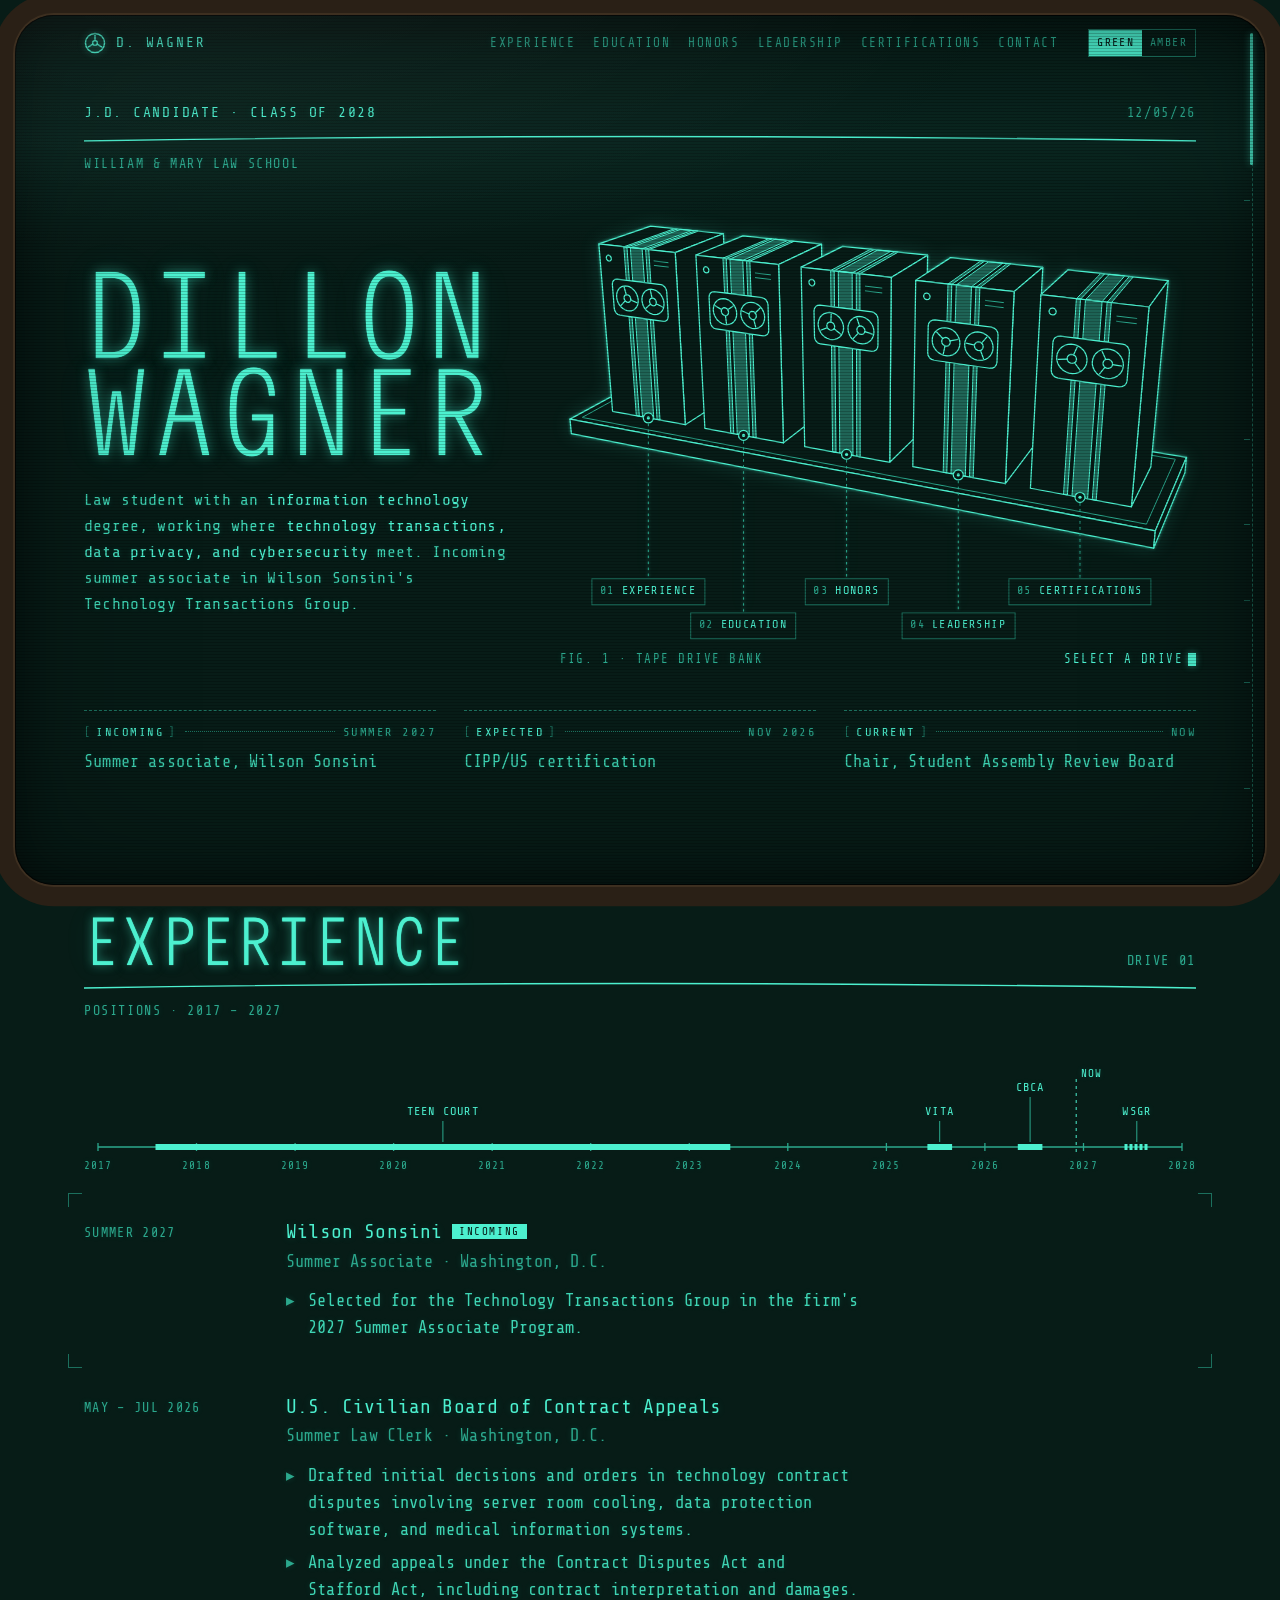
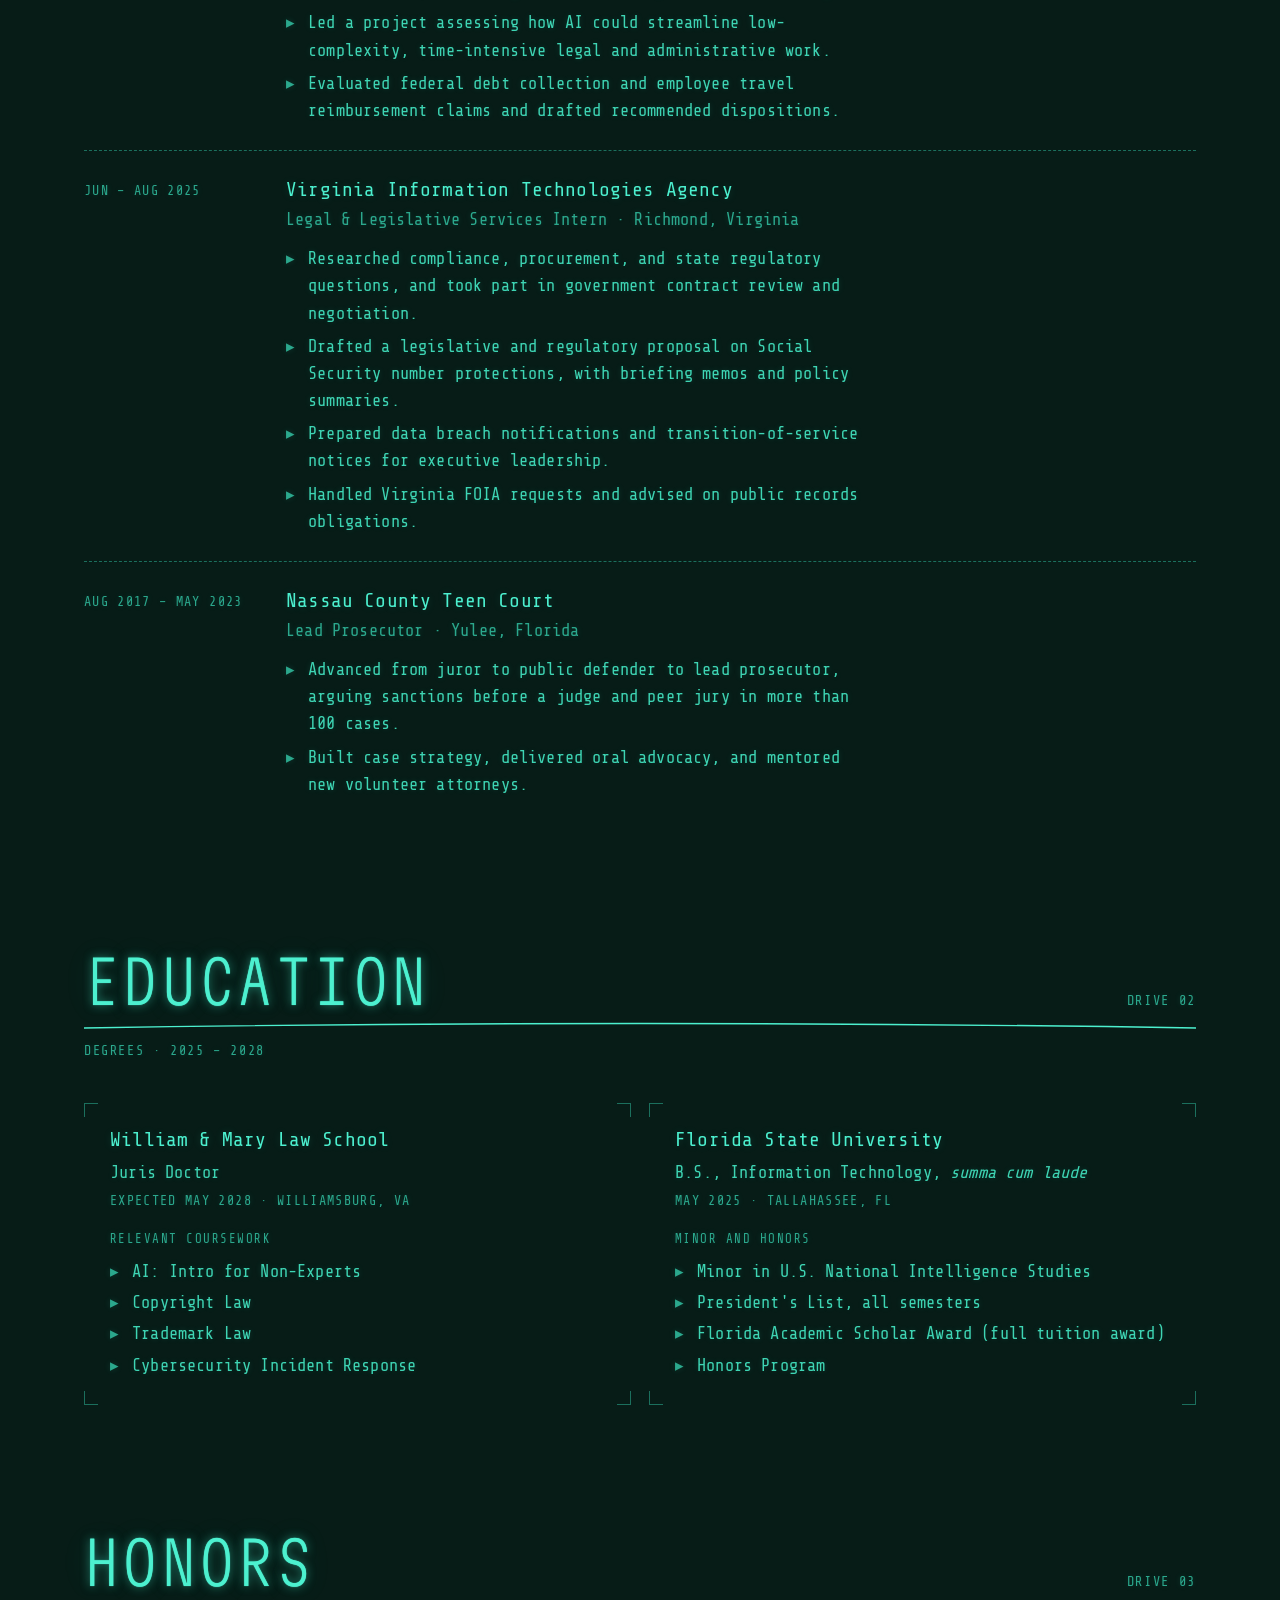
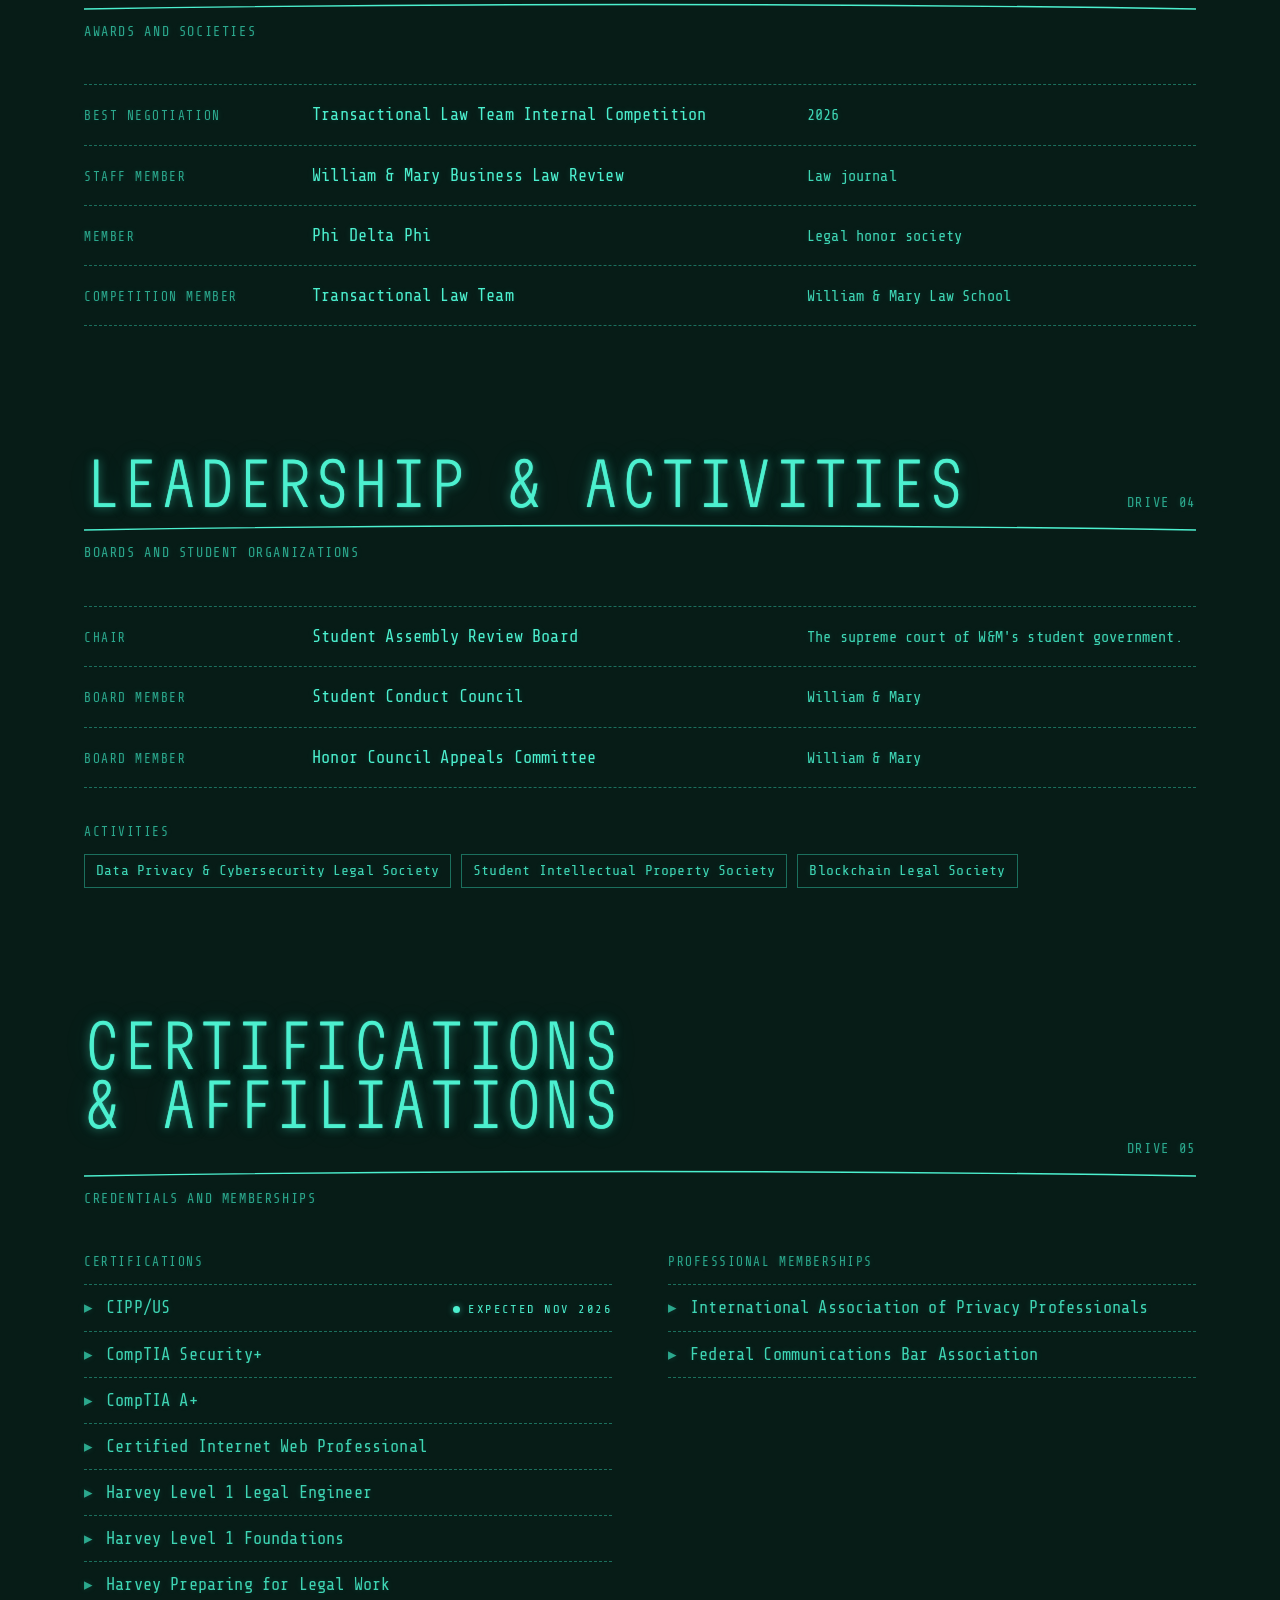
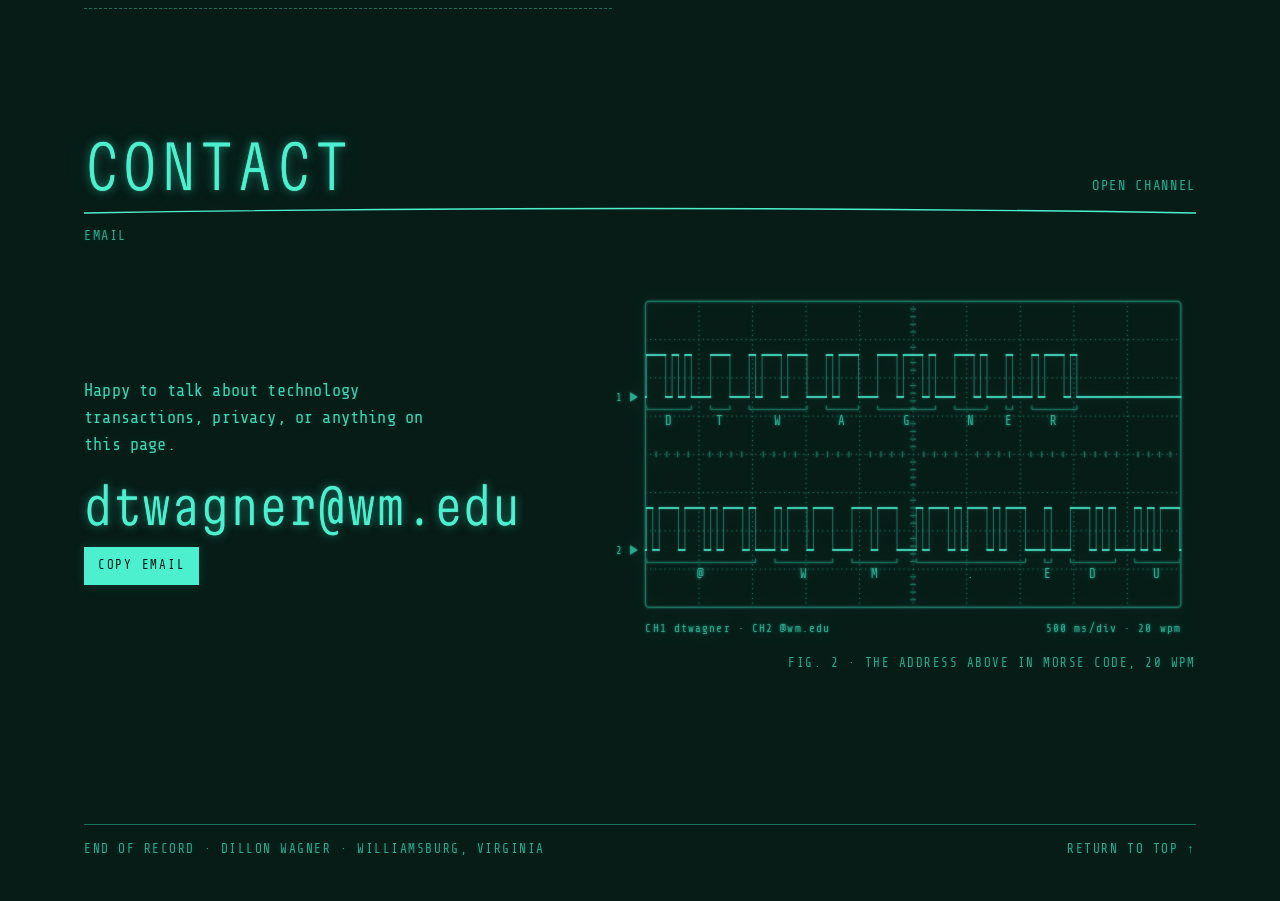
<file: index.html>
<!doctype html>
<html lang="en">
<head>
<meta charset="utf-8">
<meta name="viewport" content="width=device-width, initial-scale=1, viewport-fit=cover">
<meta name="description" content="Dillon Wagner is a J.D. candidate at William & Mary Law School focused on technology transactions, data privacy, and cybersecurity.">
<meta name="theme-color" content="#071c17">
<link rel="canonical" href="https://www.dillon-wagner.com/">
<link rel="icon" href="data:image/svg+xml,%3Csvg xmlns='http://www.w3.org/2000/svg' viewBox='0 0 32 32'%3E%3Crect width='32' height='32' rx='7' fill='%23071c17'/%3E%3Cg fill='none' stroke='%234cf0cf' stroke-width='2' stroke-linecap='round'%3E%3Ccircle cx='16' cy='16' r='10.4'/%3E%3Ccircle cx='16' cy='16' r='2.6'/%3E%3Cpath d='M16 13.4V7.2M18.25 17.3l5.4 3.1M13.75 17.3l-5.4 3.1'/%3E%3C/g%3E%3C/svg%3E">
<link rel="apple-touch-icon" href="https://www.dillon-wagner.com/apple-touch-icon.png">
<meta property="og:site_name" content="Dillon Wagner">
<meta property="og:type" content="website">
<meta property="og:url" content="https://www.dillon-wagner.com/">
<meta property="og:title" content="Dillon Wagner">
<meta property="og:description" content="Dillon Wagner is a J.D. candidate at William & Mary Law School focused on technology transactions, data privacy, and cybersecurity.">
<meta property="og:image" content="https://www.dillon-wagner.com/og.png">
<meta property="og:image:type" content="image/png">
<meta property="og:image:width" content="1200">
<meta property="og:image:height" content="630">
<meta property="og:image:alt" content="Dillon Wagner, J.D. candidate at William &amp; Mary Law School, beside a vector drawing of a bank of tape drives on a green phosphor screen.">
<meta name="twitter:card" content="summary_large_image">
<meta name="twitter:title" content="Dillon Wagner">
<meta name="twitter:description" content="Dillon Wagner is a J.D. candidate at William & Mary Law School focused on technology transactions, data privacy, and cybersecurity.">
<meta name="twitter:image" content="https://www.dillon-wagner.com/og.png">
<style>
:root { padding-top: env(safe-area-inset-top, 0px); padding-bottom: env(safe-area-inset-bottom, 0px); }
body { margin: 0; }
img { max-width: 100%; }
[hidden] { display: none !important; }
</style>
<title>Dillon Wagner</title>
<script>try { if (localStorage.getItem('dw-phosphor') === 'amber') document.documentElement.setAttribute('data-phosphor', 'amber'); } catch (e) {}</script>
<link rel="preconnect" href="https://fonts.googleapis.com">
<link rel="preconnect" href="https://fonts.gstatic.com" crossorigin>
<link rel="stylesheet" href="https://fonts.googleapis.com/css2?family=Martian+Mono:wdth,wght@75..112.5,100..800&family=Share+Tech+Mono&display=swap">
<style>
/* Layout: a 1988 vector terminal. The window is the tube: a brown bezel and scanlines sit fixed over
   the page, and every section is a readout with a header line, a curved rule and a vector diagram.
   The hero is a schematic of the tape-drive bank, and each drive is numbered for the section it opens.
   One look on purpose: the screen is dark in light and dark mode alike; the switch changes phosphor. */
:root {
  --screen: #071c17;                       /* tube glass, sampled from the reference frames */
  --phos: #4cf0cf;                         /* lit phosphor: titles, lines, the active item */
  --phos-text: #3ed5b4;                    /* running text */
  --phos-mid: #2ba88d;                     /* labels and secondary text */
  --phos-dim: #1b6f5d;                     /* rules, dashes, quiet strokes */
  --glow: rgba(64, 242, 210, .5);
  --glow-soft: rgba(64, 242, 210, .15);
  --bezel: #2a2016;                        /* the set's brown plastic casing */
  --bezel-lip: #3d2f20;
  --display: "Martian Mono", "Share Tech Mono", ui-monospace, Menlo, monospace;
  --mono: "Share Tech Mono", ui-monospace, "SFMono-Regular", Menlo, Consolas, monospace;
  --bez: clamp(7px, 1.2vw, 16px);
  --bar-h: 56px;
  color-scheme: dark;
}
:root[data-phosphor="amber"] {
  --screen: #160d04;
  --phos: #ffb84d;
  --phos-text: #eea640;
  --phos-mid: #c4842f;
  --phos-dim: #7a4f1b;
  --glow: rgba(255, 170, 60, .5);
  --glow-soft: rgba(255, 170, 60, .15);
}

* { box-sizing: border-box; }
html { background: var(--screen); scroll-behavior: smooth; scroll-padding-top: calc(var(--bez) + var(--bar-h) + 24px); scrollbar-width: none; }
/* The browser's own scroll bar sits outside the set and breaks the picture; it is hidden, and a
   phosphor indicator inside the glass takes its place (see .scrollbar). Scrolling itself is unchanged. */
html::-webkit-scrollbar, body::-webkit-scrollbar { display: none; width: 0; height: 0; }
body {
  margin: 0; background: var(--screen); color: var(--phos-text);
  font-family: var(--mono); font-size: 17px; line-height: 1.6; letter-spacing: .01em;
  -webkit-font-smoothing: antialiased; text-shadow: 0 0 6px var(--glow-soft);
}
body::before { content: ""; position: fixed; inset: 0 0 auto; height: env(safe-area-inset-top, 0px); z-index: 70; background: var(--bezel); }
::selection { background: var(--phos); color: var(--screen); text-shadow: none; }
a { color: inherit; }
:focus-visible { outline: 2px solid var(--phos); outline-offset: 3px; }
.caps { text-transform: uppercase; letter-spacing: .1em; }

/* The set: bezel, curved glass, scanlines and a slow rolling refresh band */
.crt { position: fixed; inset: 0; z-index: 60; pointer-events: none; }
.crt::before {
  content: ""; position: absolute; inset: var(--bez); border-radius: calc(var(--bez) * 2 + 8px);
  box-shadow:
    0 0 0 2px var(--bezel-lip),
    0 0 0 calc(var(--bez) + 6px) var(--bezel),
    inset 0 0 0 1px rgba(0, 0, 0, .75),
    inset 0 0 50px rgba(0, 0, 0, .55),
    inset 0 0 180px rgba(0, 0, 0, .3);
}
.crt::after {
  content: ""; position: absolute; inset: var(--bez); border-radius: calc(var(--bez) * 2 + 8px);
  background:
    radial-gradient(120% 70% at 16% -6%, rgba(255, 255, 255, .045), transparent 55%),
    repeating-linear-gradient(180deg, rgba(0, 0, 0, .2) 0 1px, transparent 1px 3px);
}
.roll { position: absolute; inset: var(--bez); overflow: hidden; border-radius: calc(var(--bez) * 2 + 8px); }
.roll::before {
  content: ""; position: absolute; left: 0; right: 0; top: 0; height: 26vh;
  background: linear-gradient(180deg, transparent, var(--glow-soft) 55%, transparent);
  opacity: .32; animation: roll 12s linear infinite;
}
@keyframes roll { from { transform: translateY(-30vh); } to { transform: translateY(105vh); } }

/* In-screen scroll indicator: a dashed track, a glowing thumb, and a tick for each section */
.scrollbar {
  position: fixed; z-index: 55; width: 14px;
  right: calc(var(--bez) + 6px + env(safe-area-inset-right, 0px));
  top: calc(env(safe-area-inset-top, 0px) + var(--bez) + 18px);
  bottom: calc(env(safe-area-inset-bottom, 0px) + var(--bez) + 18px);
  opacity: .5; transition: opacity .35s;
}
.scrollbar::before { content: ""; position: absolute; left: 50%; top: 0; bottom: 0; border-left: 1px dashed var(--phos-dim); }
.scrollbar.active, .scrollbar.drag, .scrollbar:hover { opacity: 1; }
.sb-thumb { position: absolute; top: 0; left: calc(50% - 1.5px); width: 3px; height: 40px; border-radius: 2px; background: var(--phos); box-shadow: 0 0 6px var(--glow), 0 0 14px var(--glow-soft); }
.sb-marks i { position: absolute; left: calc(50% - 8px); width: 6px; height: 1px; background: var(--phos-dim); }
.sb-marks i.on { background: var(--phos); box-shadow: 0 0 4px var(--glow); }
@media (pointer: fine) {
  .scrollbar { cursor: pointer; }
  .sb-thumb { cursor: grab; }
  .sb-thumb::after { content: ""; position: absolute; inset: 0 -6px; }
  .scrollbar.drag, .scrollbar.drag .sb-thumb { cursor: grabbing; }
}
@media (pointer: coarse) { .scrollbar { pointer-events: none; width: 6px; right: calc(var(--bez) + 3px + env(safe-area-inset-right, 0px)); } }

.tube { margin-inline: var(--bez); padding-left: max(16px, env(safe-area-inset-left, 0px)); padding-right: max(16px, env(safe-area-inset-right, 0px)); }
.wrap { max-width: 1160px; margin: 0 auto; padding-inline: clamp(4px, 2vw, 24px); }

/* Header: a terminal menu line; the current section shows inverted */
.bar { position: sticky; top: calc(env(safe-area-inset-top, 0px) + var(--bez)); z-index: 30; background: var(--screen); border-bottom: 1px solid transparent; transition: border-color .2s; }
.bar.scrolled { border-bottom-color: var(--phos-dim); }
.bar-row { display: flex; align-items: center; gap: 8px 22px; flex-wrap: wrap; min-height: var(--bar-h); padding-block: 10px; }
.mark { display: inline-flex; align-items: center; gap: 10px; text-decoration: none; color: var(--phos); font-size: .92rem; letter-spacing: .14em; }
.mark svg { width: 22px; height: 22px; fill: none; stroke: var(--phos); stroke-width: 1.6; filter: drop-shadow(0 0 3px var(--glow)); }
.nav { margin-left: auto; min-width: 0; max-width: 100%; overflow-x: auto; scrollbar-width: none; }
.nav::-webkit-scrollbar { display: none; }
.nav ul { display: flex; gap: 2px; list-style: none; margin: 0; padding: 0; }
.nav a { display: block; padding: 3px 8px; text-decoration: none; color: var(--phos-mid); font-size: .8rem; letter-spacing: .12em; text-transform: uppercase; white-space: nowrap; }
.nav a:hover { color: var(--phos); }
.nav a[aria-current="true"] { background: var(--phos); color: var(--screen); text-shadow: none; }
.nav .short { display: none; }
.phos { flex: none; display: inline-flex; border: 1px solid var(--phos-dim); background: none; padding: 0; cursor: pointer; font: inherit; font-size: .72rem; letter-spacing: .12em; text-transform: uppercase; color: var(--phos-mid); text-shadow: none; }
.phos span { padding: 4px 8px; }
.phos:hover { border-color: var(--phos-mid); }
:root:not([data-phosphor="amber"]) .phos .g, :root[data-phosphor="amber"] .phos .a { background: var(--phos); color: var(--screen); }

/* Readout heads: title left, code right, a rule bowed like the glass, then a subtitle */
.rd-head { display: flex; justify-content: space-between; align-items: baseline; gap: 4px 24px; flex-wrap: wrap; }
.rd-head .k { color: var(--phos); text-transform: uppercase; letter-spacing: .12em; font-size: .92rem; text-shadow: 0 0 8px var(--glow-soft); }
.rd-head .code { margin-left: auto; color: var(--phos-mid); text-transform: uppercase; letter-spacing: .12em; font-size: .86rem; font-variant-numeric: tabular-nums; }
.rule { display: block; width: 100%; height: 12px; margin-top: 6px; overflow: visible; }
.rule path { fill: none; stroke: var(--phos); stroke-width: 1.4; vector-effect: non-scaling-stroke; }
.rule .beam { stroke-width: 3.2; stroke-linecap: round; stroke-dasharray: .1 3; stroke-dashoffset: .1; opacity: 0; }
.live .rule .beam { animation: sweep 1.3s cubic-bezier(.35, .55, .4, 1) .1s 1 both; }
/* the bright dash runs off the far end and keeps going, so it never parks on the line */
@keyframes sweep { from { stroke-dashoffset: .1; opacity: 1; } to { stroke-dashoffset: -1.5; opacity: 1; } }
.rd-sub { margin: 10px 0 0; color: var(--phos-mid); text-transform: uppercase; letter-spacing: .12em; font-size: .84rem; }

/* Hero */
.hero { padding-block: clamp(22px, 4vw, 44px) 8px; }
.hero-grid { display: grid; grid-template-columns: minmax(0, .8fr) minmax(0, 1.2fr); gap: 28px clamp(24px, 4vw, 56px); align-items: center; margin-top: clamp(22px, 4vw, 40px); }
.name {
  margin: 0; font-family: var(--display); font-weight: 160; font-stretch: 75%;
  font-size: clamp(3.4rem, 8.4vw, 7.3rem); line-height: .9; letter-spacing: .03em; text-transform: uppercase;
  color: var(--phos); text-shadow: 0 0 1px var(--phos), 0 0 12px var(--glow), 0 0 36px var(--glow-soft);
}
.lede { margin: 26px 0 0; max-width: 34em; font-size: 1.02rem; text-wrap: pretty; }
.lede b { font-weight: 400; color: var(--phos); }
/* Status strip: three readout cells under the hero */
.status { list-style: none; margin: clamp(26px, 4vw, 40px) 0 0; padding: 0; display: grid; grid-template-columns: repeat(3, minmax(0, 1fr)); gap: 16px 28px; }
.status li { min-width: 0; padding-top: 12px; border-top: 1px dashed var(--phos-dim); }
.status .h { display: flex; align-items: baseline; gap: 8px; font-size: .76rem; letter-spacing: .12em; text-transform: uppercase; }
.status .s { color: var(--phos); white-space: nowrap; }
.status .s::before { content: "["; color: var(--phos-dim); margin-right: 4px; }
.status .s::after { content: "]"; color: var(--phos-dim); margin-left: 4px; }
.status .fill { flex: 1 1 10px; min-width: 10px; border-bottom: 1px dotted var(--phos-dim); transform: translateY(-4px); }
.status .t { color: var(--phos-mid); white-space: nowrap; font-variant-numeric: tabular-nums; }
.status .v { display: block; margin-top: 6px; }

/* The drive bank schematic */
.rig { margin: 0; min-width: 0; }
.rig-stage { position: relative; width: 100%; height: 360px; }
.rig-svg { position: absolute; inset: 0; width: 100%; height: 100%; overflow: visible; filter: drop-shadow(0 0 1.4px var(--glow)) drop-shadow(0 0 9px var(--glow-soft)); }
.rig-svg path { fill: none; stroke: var(--phos); stroke-width: 1.25; stroke-linejoin: round; stroke-linecap: round; }
.rig-svg .face, .rig-svg .win, .rig-svg .ring { fill: var(--screen); }
.rig-svg .stripe { fill: color-mix(in srgb, var(--phos) 34%, transparent); stroke-width: 1; }
.rig-svg .thin { stroke: var(--phos-mid); stroke-width: 1; }
.rig-svg .hub, .rig-svg .lamp { fill: var(--screen); }
.rig-svg .dot { fill: var(--phos); stroke: none; }
.rig-svg .cab { cursor: pointer; }
.rig-svg .cab path { transition: stroke .2s, fill .2s; }
.rig-svg .cab.hot path { stroke-width: 1.8; }
.rig-svg .cab.hot .lamp { fill: var(--phos); }
.rig-svg .bank.focus .cab:not(.hot) path { stroke: var(--phos-dim); }
.rig-svg .bank.focus .cab:not(.hot) .stripe { fill: color-mix(in srgb, var(--phos) 12%, transparent); }
.rig-svg .lead { stroke: var(--phos-mid); stroke-width: 1; stroke-dasharray: 2 4; }
.rig-svg .lead.hot { stroke: var(--phos); stroke-dasharray: none; }
.drive {
  position: absolute; left: 0; top: 0; z-index: 2;
  font: inherit; font-size: .74rem; letter-spacing: .12em; text-transform: uppercase; white-space: nowrap;
  color: var(--phos); background: var(--screen); border: 1px solid var(--phos-dim); padding: 3px 8px; cursor: pointer;
  opacity: 0; transition: opacity .5s, background-color .12s, color .12s;
}
.drive b { font-weight: 400; color: var(--phos-mid); }
.drive .nm:not(:empty) { margin-left: 7px; }
.rig.ready .drive { opacity: 1; }
.drive:hover, .drive.hot, .drive:focus-visible { background: var(--phos); color: var(--screen); text-shadow: none; }
.drive:hover b, .drive.hot b, .drive:focus-visible b { color: var(--screen); }
.cap { display: flex; justify-content: space-between; gap: 6px 16px; flex-wrap: wrap; margin-top: 6px; font-size: .78rem; letter-spacing: .12em; text-transform: uppercase; color: var(--phos-mid); }
.cap b { font-weight: 400; color: var(--phos); }
.cursor { display: inline-block; width: .62em; height: 1.05em; margin-left: 5px; vertical-align: -3px; background: var(--phos); box-shadow: 0 0 6px var(--glow); animation: blink 1.1s steps(1) infinite; }
@keyframes blink { 50% { opacity: 0; } }

/* Section readouts */
.readout { padding-top: clamp(78px, 10vw, 128px); }
.readout h2 {
  margin: 0; font-family: var(--display); font-weight: 190; font-stretch: 75%;
  font-size: clamp(2.2rem, 5vw, 3.7rem); line-height: 1; letter-spacing: .04em; text-transform: uppercase;
  color: var(--phos); text-shadow: 0 0 1px var(--phos), 0 0 10px var(--glow), 0 0 30px var(--glow-soft); text-wrap: balance;
}
.body { margin-top: clamp(26px, 4vw, 42px); }
.bracket {
  --c: var(--phos-dim);
  background:
    linear-gradient(var(--c), var(--c)) top left / 14px 1px no-repeat, linear-gradient(var(--c), var(--c)) top left / 1px 14px no-repeat,
    linear-gradient(var(--c), var(--c)) top right / 14px 1px no-repeat, linear-gradient(var(--c), var(--c)) top right / 1px 14px no-repeat,
    linear-gradient(var(--c), var(--c)) bottom left / 14px 1px no-repeat, linear-gradient(var(--c), var(--c)) bottom left / 1px 14px no-repeat,
    linear-gradient(var(--c), var(--c)) bottom right / 14px 1px no-repeat, linear-gradient(var(--c), var(--c)) bottom right / 1px 14px no-repeat;
}

/* Experience */
.timeline { display: block; width: 100%; height: 116px; overflow: visible; margin-bottom: 14px; }
.timeline path { fill: none; stroke: var(--phos); stroke-width: 1.3; }
.timeline .axis { stroke: var(--phos-mid); }
.timeline .tick { stroke: var(--phos-mid); }
.timeline .bar { stroke-width: 6; stroke-linecap: butt; }
.timeline .bar.future { stroke-dasharray: 3 2; }
.timeline .lead { stroke: var(--phos-mid); stroke-width: 1; }
.timeline .now { stroke: var(--phos); stroke-width: 1; stroke-dasharray: 3 4; }
.timeline .beam { stroke-width: 3; stroke-linecap: round; stroke-dasharray: .08 3; stroke-dashoffset: .08; opacity: 0; }
.live .timeline .beam { animation: sweep 1.5s cubic-bezier(.35, .55, .4, 1) .45s 1 both; }
.timeline text { fill: var(--phos); font-family: var(--mono); font-size: 12px; letter-spacing: .1em; text-transform: uppercase; }
.timeline .yr { fill: var(--phos-mid); font-size: 11px; }
.timeline .now-t { font-size: 11px; }
.records { display: grid; }
.record { display: grid; grid-template-columns: 170px minmax(0, 1fr); gap: 6px 32px; padding-block: 26px; border-top: 1px dashed var(--phos-dim); }
.record:first-child { border-top: 0; }
.record.bracket { margin-inline: -16px; padding-inline: 16px; border-top: 0; }
.record.bracket + .record { border-top: 0; }
.when { color: var(--phos-mid); text-transform: uppercase; letter-spacing: .1em; font-size: .84rem; padding-top: 3px; font-variant-numeric: tabular-nums; }
.record h3, .module h3 { margin: 0; font-weight: 400; font-size: 1.24rem; line-height: 1.3; color: var(--phos); text-shadow: 0 0 8px var(--glow-soft); }
.role { margin: 3px 0 0; color: var(--phos-mid); }
.ticks { margin: 12px 0 0; padding: 0; list-style: none; display: grid; gap: 6px; max-width: 64ch; }
.ticks li { position: relative; padding-left: 22px; }
.ticks li::before { content: "▸"; position: absolute; left: 0; color: var(--phos-mid); }
.tag { display: inline-block; vertical-align: 3px; margin-left: 10px; padding: 1px 7px 0; font-size: .68rem; letter-spacing: .14em; text-transform: uppercase; background: var(--phos); color: var(--screen); text-shadow: none; }

/* Education */
.modules { display: grid; grid-template-columns: repeat(auto-fit, minmax(min(100%, 320px), 1fr)); gap: 18px; }
.module { padding: 24px 26px 26px; min-width: 0; }
.module .deg { margin: 6px 0 0; }
.module .when { margin-top: 4px; padding: 0; }
.module .label { margin: 18px 0 0; color: var(--phos-mid); font-size: .78rem; letter-spacing: .12em; text-transform: uppercase; }
.module .ticks { margin-top: 8px; gap: 4px; }

/* Honors and leadership: a readout table */
.table { list-style: none; margin: 0; padding: 0; border-bottom: 1px dashed var(--phos-dim); }
.table li { display: grid; grid-template-columns: 200px minmax(0, 1.2fr) minmax(0, 1fr); gap: 4px 28px; align-items: baseline; padding-block: 16px; border-top: 1px dashed var(--phos-dim); }
.t-role { color: var(--phos-mid); font-size: .8rem; letter-spacing: .12em; text-transform: uppercase; }
.t-title { color: var(--phos); }
.t-detail { font-size: .95rem; }
.sub-h { margin: 34px 0 12px; font-weight: 400; color: var(--phos-mid); font-size: .8rem; letter-spacing: .12em; text-transform: uppercase; }
.plates { display: flex; flex-wrap: wrap; gap: 8px 10px; list-style: none; margin: 0; padding: 0; }
.plates li { border: 1px solid var(--phos-dim); padding: 4px 11px; font-size: .92rem; }

/* Certifications */
.cols { display: grid; grid-template-columns: repeat(auto-fit, minmax(min(100%, 300px), 1fr)); gap: 30px 56px; }
.cols .sub-h { margin-top: 0; }
.checks { list-style: none; margin: 0; padding: 0; }
.checks li { display: flex; justify-content: space-between; align-items: baseline; gap: 6px 14px; flex-wrap: wrap; padding: 9px 0 9px 22px; position: relative; border-top: 1px dashed var(--phos-dim); }
.checks li:last-child { border-bottom: 1px dashed var(--phos-dim); }
.checks li::before { content: "▸"; position: absolute; left: 0; color: var(--phos-mid); }
.state { display: inline-flex; align-items: center; gap: 8px; color: var(--phos); font-size: .76rem; letter-spacing: .12em; text-transform: uppercase; }
.state i { width: 7px; height: 7px; border-radius: 50%; background: var(--phos); box-shadow: 0 0 6px var(--glow); animation: blink 1.2s steps(1) infinite; }

/* Contact */
.contact { display: grid; grid-template-columns: minmax(0, .9fr) minmax(0, 1.1fr); gap: 28px 48px; align-items: center; }
.contact p { margin: 0; max-width: 40ch; }
.email-row { display: flex; flex-wrap: wrap; align-items: center; gap: 14px 18px; margin-top: 22px; }
.email { font-family: var(--display); font-weight: 220; font-stretch: 75%; font-size: clamp(1.8rem, 4.6vw, 3rem); line-height: 1.1; color: var(--phos); text-shadow: 0 0 1px var(--phos), 0 0 10px var(--glow); user-select: all; overflow-wrap: anywhere; }
.copy { font: inherit; font-size: .78rem; letter-spacing: .14em; text-transform: uppercase; color: var(--screen); background: var(--phos); border: 0; padding: 9px 14px; cursor: pointer; text-shadow: none; box-shadow: 0 0 12px var(--glow-soft); }
.copy:hover { box-shadow: 0 0 16px var(--glow); }
.scope { margin: 0; min-width: 0; }
.scope svg { display: block; width: 100%; height: auto; overflow: visible; filter: drop-shadow(0 0 1.2px var(--glow)) drop-shadow(0 0 8px var(--glow-soft)); }
.scope path { fill: none; }
.scope .g-frame { fill: none; stroke: var(--phos-dim); stroke-width: 1.2; }
.scope .g-div { stroke: var(--phos-dim); stroke-width: 1; stroke-dasharray: 1 4; }
.scope .g-tick { stroke: var(--phos-dim); stroke-width: 1; }
.scope .t-flat { stroke: var(--phos); stroke-width: 1.6; stroke-linecap: round; }
.scope .t-edge { stroke: var(--phos); stroke-width: 1; opacity: .35; }   /* fast edges draw faint, as on a real tube */
.scope .lit-t path { stroke: var(--phos); stroke-width: 3.2; stroke-linejoin: round; stroke-linecap: round; }
.scope .d-br { stroke: var(--phos-dim); stroke-width: 1; }
.scope text { font-family: var(--mono); font-size: 13px; letter-spacing: .08em; text-transform: uppercase; }
.scope .d-ch, .scope .lit-d text { text-anchor: middle; }
.scope .d-ch { fill: var(--phos-mid); }
.scope .lit-d text { fill: var(--phos); }
.scope .gnd { fill: var(--phos-mid); stroke: none; }
.scope .gnd-t { fill: var(--phos-mid); font-size: 11px; text-anchor: end; }
.scope .ro { fill: var(--phos-mid); font-size: 11.5px; letter-spacing: .1em; text-transform: none; }
@media (max-width: 640px) {
  .scope text { font-size: 21px; }
  .scope .gnd-t { font-size: 18px; }
  .scope .ro { display: none; }
}
/* the scan: a bright band with a fading tail sweeps the screen and lights the signal as it passes */
.scope .scan { animation: scan 3.6s linear infinite; }
.scope.tx .scan { animation-duration: .9s; }
@keyframes scan { from { transform: translateX(0); } to { transform: translateX(820px); } }
.scope figcaption { margin-top: 8px; font-size: .78rem; letter-spacing: .12em; text-transform: uppercase; color: var(--phos-mid); text-align: right; }

.foot { padding-block: clamp(90px, 12vw, 150px) calc(var(--bez) + 26px); }
.foot-row { display: flex; justify-content: space-between; gap: 10px 16px; flex-wrap: wrap; padding-top: 14px; border-top: 1px solid var(--phos-dim); color: var(--phos-mid); font-size: .8rem; letter-spacing: .12em; text-transform: uppercase; }
.foot-row a { text-decoration: none; }
.foot-row a:hover { color: var(--phos); }

/* Switching phosphor: the tube flares and settles */
.degauss .tube { animation: degauss .5s ease-out; }
@keyframes degauss { 0% { filter: brightness(1.9) blur(1px); } 40% { filter: brightness(1.25) blur(.3px); } 100% { filter: none; } }

@media (max-width: 980px) {
  :root { --bar-h: 84px; }
  .phos { order: 2; margin-left: auto; }
  .nav { order: 3; width: 100%; margin-left: 0; }
  .hero-grid { grid-template-columns: minmax(0, 1fr); }
  .contact { grid-template-columns: minmax(0, 1fr); }
}
@media (max-width: 760px) {
  .nav .full { display: none; }
  .nav .short { display: inline; }
  .record { grid-template-columns: minmax(0, 1fr); gap: 4px; }
  .record.bracket { margin-inline: -8px; padding-inline: 8px; }
  .table li { grid-template-columns: minmax(0, 1fr); gap: 2px; }
  .status { grid-template-columns: minmax(0, 1fr); }
  .nav ul { gap: 0; }
  .nav a { padding: 3px 6px; letter-spacing: .06em; }
  .nav li:first-child a { padding-left: 0; }
  .rd-head .k { letter-spacing: .06em; font-size: .8rem; }
  .rd-head .code { font-size: .78rem; letter-spacing: .08em; }
  body { font-size: 16px; }
}
@media (max-width: 640px), (pointer: coarse) and (max-height: 500px) { .phos { display: none; } }
@media (prefers-reduced-motion: reduce) {
  html { scroll-behavior: auto; }
  .roll, .cursor, .state i { animation: none; }
  .roll::before { display: none; }
  .scope .scan { animation: none; }
  .live .rule .beam, .live .timeline .beam, .degauss .tube { animation: none; }
  * { transition: none !important; }
}
</style>
</head>
<body>

<div class="crt" aria-hidden="true"><div class="roll"></div></div>
<div class="scrollbar" id="scrollbar" aria-hidden="true"><div class="sb-marks"></div><div class="sb-thumb"></div></div>

<div class="tube">
  <header class="bar" id="bar">
    <div class="wrap bar-row">
      <a class="mark" href="#top" aria-label="Dillon Wagner, back to top">
        <svg viewBox="0 0 24 24" aria-hidden="true"><circle cx="12" cy="12" r="10.4"/><circle cx="12" cy="12" r="2.6"/><path d="M12 9.4V3.2M14.25 13.3l5.4 3.1M9.75 13.3l-5.4 3.1"/></svg>
        <span>D. WAGNER</span>
      </a>
      <nav class="nav" aria-label="Sections">
        <ul>
          <li><a href="#experience"><span class="full">Experience</span><span class="short">Work</span></a></li>
          <li><a href="#education"><span class="full">Education</span><span class="short">School</span></a></li>
          <li><a href="#honors">Honors</a></li>
          <li><a href="#leadership"><span class="full">Leadership</span><span class="short">Roles</span></a></li>
          <li><a href="#certifications"><span class="full">Certifications</span><span class="short">Certs</span></a></li>
          <li><a href="#contact">Contact</a></li>
        </ul>
      </nav>
      <button class="phos" id="phos" type="button" aria-pressed="false" title="Switch to amber phosphor"><span class="g">Green</span><span class="a">Amber</span></button>
    </div>
  </header>

  <main>
    <section class="hero" id="top" aria-label="Introduction">
      <div class="wrap">
        <div class="rd-head"><span class="k">J.D. Candidate · Class of 2028</span><span class="code" id="today">10/30/26</span></div>
        <svg class="rule" viewBox="0 0 1000 12" preserveAspectRatio="none" aria-hidden="true"><path d="M0 10Q500 1 1000 10"/><path class="beam" pathLength="1" d="M0 10Q500 1 1000 10"/></svg>
        <p class="rd-sub">William &amp; Mary Law School</p>
        <div class="hero-grid">
          <div class="hero-text">
            <h1 class="name">Dillon<br>Wagner</h1>
            <p class="lede">Law student with an <b>information technology</b> degree, working where <b>technology transactions, data privacy, and cybersecurity</b> meet. Incoming summer associate in Wilson Sonsini's Technology Transactions Group.</p>
          </div>
          <figure class="rig" id="rig">
            <div class="rig-stage" id="rig-stage">
              <svg class="rig-svg" id="rig-svg" aria-hidden="true"></svg>
              <button class="drive" type="button" data-full="Experience" data-short="Work"><b>01</b><span class="nm">Experience</span></button>
              <button class="drive" type="button" data-full="Education" data-short="School"><b>02</b><span class="nm">Education</span></button>
              <button class="drive" type="button" data-full="Honors" data-short="Honors"><b>03</b><span class="nm">Honors</span></button>
              <button class="drive" type="button" data-full="Leadership" data-short="Roles"><b>04</b><span class="nm">Leadership</span></button>
              <button class="drive" type="button" data-full="Certifications" data-short="Certs"><b>05</b><span class="nm">Certifications</span></button>
            </div>
            <figcaption class="cap"><span>Fig. 1 · Tape drive bank</span><span><b id="rig-cap">Select a drive</b><i class="cursor" aria-hidden="true"></i></span></figcaption>
          </figure>
        </div>
        <ul class="status" aria-label="Status">
          <li><div class="h"><span class="s">Incoming</span><i class="fill" aria-hidden="true"></i><span class="t">Summer 2027</span></div><span class="v">Summer associate, Wilson Sonsini</span></li>
          <li><div class="h"><span class="s">Expected</span><i class="fill" aria-hidden="true"></i><span class="t">Nov 2026</span></div><span class="v">CIPP/US certification</span></li>
          <li><div class="h"><span class="s">Current</span><i class="fill" aria-hidden="true"></i><span class="t">Now</span></div><span class="v">Chair, Student Assembly Review Board</span></li>
        </ul>
      </div>
    </section>

    <section class="readout" id="experience" aria-labelledby="h-experience">
      <div class="wrap">
        <div class="rd-head"><h2 id="h-experience">Experience</h2><span class="code">Drive 01</span></div>
        <svg class="rule" viewBox="0 0 1000 12" preserveAspectRatio="none" aria-hidden="true"><path d="M0 10Q500 1 1000 10"/><path class="beam" pathLength="1" d="M0 10Q500 1 1000 10"/></svg>
        <p class="rd-sub">Positions · 2017 – 2027</p>
        <div class="body">
          <svg class="timeline" id="timeline" role="img" aria-label="Timeline: Nassau County Teen Court August 2017 to May 2023, Virginia Information Technologies Agency summer 2025, U.S. Civilian Board of Contract Appeals summer 2026, Wilson Sonsini summer 2027."></svg>
          <div class="records">
            <article class="record bracket">
              <div class="when">Summer 2027</div>
              <div>
                <h3>Wilson Sonsini<span class="tag">Incoming</span></h3>
                <p class="role">Summer Associate · Washington, D.C.</p>
                <ul class="ticks"><li>Selected for the Technology Transactions Group in the firm's 2027 Summer Associate Program.</li></ul>
              </div>
            </article>
            <article class="record">
              <div class="when">May – Jul 2026</div>
              <div>
                <h3>U.S. Civilian Board of Contract Appeals</h3>
                <p class="role">Summer Law Clerk · Washington, D.C.</p>
                <ul class="ticks">
                  <li>Drafted initial decisions and orders in technology contract disputes involving server room cooling, data protection software, and medical information systems.</li>
                  <li>Analyzed appeals under the Contract Disputes Act and Stafford Act, including contract interpretation and damages.</li>
                  <li>Led a project assessing how AI could streamline low-complexity, time-intensive legal and administrative work.</li>
                  <li>Evaluated federal debt collection and employee travel reimbursement claims and drafted recommended dispositions.</li>
                </ul>
              </div>
            </article>
            <article class="record">
              <div class="when">Jun – Aug 2025</div>
              <div>
                <h3>Virginia Information Technologies Agency</h3>
                <p class="role">Legal &amp; Legislative Services Intern · Richmond, Virginia</p>
                <ul class="ticks">
                  <li>Researched compliance, procurement, and state regulatory questions, and took part in government contract review and negotiation.</li>
                  <li>Drafted a legislative and regulatory proposal on Social Security number protections, with briefing memos and policy summaries.</li>
                  <li>Prepared data breach notifications and transition-of-service notices for executive leadership.</li>
                  <li>Handled Virginia FOIA requests and advised on public records obligations.</li>
                </ul>
              </div>
            </article>
            <article class="record">
              <div class="when">Aug 2017 – May 2023</div>
              <div>
                <h3>Nassau County Teen Court</h3>
                <p class="role">Lead Prosecutor · Yulee, Florida</p>
                <ul class="ticks">
                  <li>Advanced from juror to public defender to lead prosecutor, arguing sanctions before a judge and peer jury in more than 100 cases.</li>
                  <li>Built case strategy, delivered oral advocacy, and mentored new volunteer attorneys.</li>
                </ul>
              </div>
            </article>
          </div>
        </div>
      </div>
    </section>

    <section class="readout" id="education" aria-labelledby="h-education">
      <div class="wrap">
        <div class="rd-head"><h2 id="h-education">Education</h2><span class="code">Drive 02</span></div>
        <svg class="rule" viewBox="0 0 1000 12" preserveAspectRatio="none" aria-hidden="true"><path d="M0 10Q500 1 1000 10"/><path class="beam" pathLength="1" d="M0 10Q500 1 1000 10"/></svg>
        <p class="rd-sub">Degrees · 2025 – 2028</p>
        <div class="body modules">
          <article class="module bracket">
            <h3>William &amp; Mary Law School</h3>
            <p class="deg">Juris Doctor</p>
            <div class="when">Expected May 2028 · Williamsburg, VA</div>
            <p class="label">Relevant coursework</p>
            <ul class="ticks">
              <li>AI: Intro for Non-Experts</li>
              <li>Copyright Law</li>
              <li>Trademark Law</li>
              <li>Cybersecurity Incident Response</li>
            </ul>
          </article>
          <article class="module bracket">
            <h3>Florida State University</h3>
            <p class="deg">B.S., Information Technology, <i>summa cum laude</i></p>
            <div class="when">May 2025 · Tallahassee, FL</div>
            <p class="label">Minor and honors</p>
            <ul class="ticks">
              <li>Minor in U.S. National Intelligence Studies</li>
              <li>President's List, all semesters</li>
              <li>Florida Academic Scholar Award (full tuition award)</li>
              <li>Honors Program</li>
            </ul>
          </article>
        </div>
      </div>
    </section>

    <section class="readout" id="honors" aria-labelledby="h-honors">
      <div class="wrap">
        <div class="rd-head"><h2 id="h-honors">Honors</h2><span class="code">Drive 03</span></div>
        <svg class="rule" viewBox="0 0 1000 12" preserveAspectRatio="none" aria-hidden="true"><path d="M0 10Q500 1 1000 10"/><path class="beam" pathLength="1" d="M0 10Q500 1 1000 10"/></svg>
        <p class="rd-sub">Awards and societies</p>
        <div class="body">
          <ul class="table" aria-label="Honors">
            <li><span class="t-role">Best Negotiation</span><span class="t-title">Transactional Law Team Internal Competition</span><span class="t-detail">2026</span></li>
            <li><span class="t-role">Staff Member</span><span class="t-title">William &amp; Mary Business Law Review</span><span class="t-detail">Law journal</span></li>
            <li><span class="t-role">Member</span><span class="t-title">Phi Delta Phi</span><span class="t-detail">Legal honor society</span></li>
            <li><span class="t-role">Competition Member</span><span class="t-title">Transactional Law Team</span><span class="t-detail">William &amp; Mary Law School</span></li>
          </ul>
        </div>
      </div>
    </section>

    <section class="readout" id="leadership" aria-labelledby="h-leadership">
      <div class="wrap">
        <div class="rd-head"><h2 id="h-leadership">Leadership &amp; Activities</h2><span class="code">Drive 04</span></div>
        <svg class="rule" viewBox="0 0 1000 12" preserveAspectRatio="none" aria-hidden="true"><path d="M0 10Q500 1 1000 10"/><path class="beam" pathLength="1" d="M0 10Q500 1 1000 10"/></svg>
        <p class="rd-sub">Boards and student organizations</p>
        <div class="body">
          <ul class="table" aria-label="Leadership">
            <li><span class="t-role">Chair</span><span class="t-title">Student Assembly Review Board</span><span class="t-detail">The supreme court of W&amp;M's student government.</span></li>
            <li><span class="t-role">Board Member</span><span class="t-title">Student Conduct Council</span><span class="t-detail">William &amp; Mary</span></li>
            <li><span class="t-role">Board Member</span><span class="t-title">Honor Council Appeals Committee</span><span class="t-detail">William &amp; Mary</span></li>
          </ul>
          <h3 class="sub-h">Activities</h3>
          <ul class="plates">
            <li>Data Privacy &amp; Cybersecurity Legal Society</li>
            <li>Student Intellectual Property Society</li>
            <li>Blockchain Legal Society</li>
          </ul>
        </div>
      </div>
    </section>

    <section class="readout" id="certifications" aria-labelledby="h-certifications">
      <div class="wrap">
        <div class="rd-head"><h2 id="h-certifications">Certifications &amp; Affiliations</h2><span class="code">Drive 05</span></div>
        <svg class="rule" viewBox="0 0 1000 12" preserveAspectRatio="none" aria-hidden="true"><path d="M0 10Q500 1 1000 10"/><path class="beam" pathLength="1" d="M0 10Q500 1 1000 10"/></svg>
        <p class="rd-sub">Credentials and memberships</p>
        <div class="body cols">
          <div>
            <h3 class="sub-h">Certifications</h3>
            <ul class="checks">
              <li><span>CIPP/US</span><span class="state"><i aria-hidden="true"></i>Expected Nov 2026</span></li>
              <li><span>CompTIA Security+</span></li>
              <li><span>CompTIA A+</span></li>
              <li><span>Certified Internet Web Professional</span></li>
              <li><span>Harvey Level 1 Legal Engineer</span></li>
              <li><span>Harvey Level 1 Foundations</span></li>
              <li><span>Harvey Preparing for Legal Work</span></li>
            </ul>
          </div>
          <div>
            <h3 class="sub-h">Professional memberships</h3>
            <ul class="checks">
              <li><span>International Association of Privacy Professionals</span></li>
              <li><span>Federal Communications Bar Association</span></li>
            </ul>
          </div>
        </div>
      </div>
    </section>

    <section class="readout" id="contact" aria-labelledby="h-contact">
      <div class="wrap">
        <div class="rd-head"><h2 id="h-contact">Contact</h2><span class="code">Open channel</span></div>
        <svg class="rule" viewBox="0 0 1000 12" preserveAspectRatio="none" aria-hidden="true"><path d="M0 10Q500 1 1000 10"/><path class="beam" pathLength="1" d="M0 10Q500 1 1000 10"/></svg>
        <p class="rd-sub">Email</p>
        <div class="body contact">
          <div>
            <p>Happy to talk about technology transactions, privacy, or anything on this page.</p>
            <div class="email-row">
              <span class="email" id="email">dtwagner@wm.edu</span>
              <button class="copy" id="copy" type="button">Copy email</button>
            </div>
          </div>
          <figure class="scope" id="scope">
            <svg viewBox="0 0 612 374" role="img" aria-label="Oscilloscope showing dtwagner@wm.edu in Morse code at 20 words per minute: the name on channel 1, the domain on channel 2.">
              <defs>
                <linearGradient id="scanG" x1="0" x2="1"><stop offset="0" stop-color="#fff" stop-opacity="0"/><stop offset=".8" stop-color="#fff" stop-opacity=".5"/><stop offset="1" stop-color="#fff"/></linearGradient>
                <mask id="scanM" maskUnits="userSpaceOnUse" x="0" y="0" width="612" height="374"><rect class="scan" x="-180" y="0" width="180" height="374" fill="url(#scanG)"/></mask>
              </defs>
              <g class="grat"><rect class="g-frame" x="36" y="14" width="560" height="320" rx="4"/><path class="g-div" d="M92 14V334M148 14V334M204 14V334M260 14V334M316 14V334M372 14V334M428 14V334M484 14V334M540 14V334M36 54H596M36 94H596M36 134H596M36 174H596M36 214H596M36 254H596M36 294H596"/><path class="g-tick" d="M47.2 171v6M58.4 171v6M69.6 171v6M80.8 171v6M103.2 171v6M114.4 171v6M125.6 171v6M136.8 171v6M159.2 171v6M170.4 171v6M181.6 171v6M192.8 171v6M215.2 171v6M226.4 171v6M237.6 171v6M248.8 171v6M271.2 171v6M282.4 171v6M293.6 171v6M304.8 171v6M327.2 171v6M338.4 171v6M349.6 171v6M360.8 171v6M383.2 171v6M394.4 171v6M405.6 171v6M416.8 171v6M439.2 171v6M450.4 171v6M461.6 171v6M472.8 171v6M495.2 171v6M506.4 171v6M517.6 171v6M528.8 171v6M551.2 171v6M562.4 171v6M573.6 171v6M584.8 171v6M313 22h6M313 30h6M313 38h6M313 46h6M313 62h6M313 70h6M313 78h6M313 86h6M313 102h6M313 110h6M313 118h6M313 126h6M313 142h6M313 150h6M313 158h6M313 166h6M313 182h6M313 190h6M313 198h6M313 206h6M313 222h6M313 230h6M313 238h6M313 246h6M313 262h6M313 270h6M313 278h6M313 286h6M313 302h6M313 310h6M313 318h6M313 326h6"/></g>
              <g class="marks"><path class="gnd" d="M20 109l8 5l-8 5z"/><text class="gnd-t" x="12" y="118">1</text><path class="gnd" d="M20 269l8 5l-8 5z"/><text class="gnd-t" x="12" y="278">2</text></g>
              <g class="dec"><path class="d-br" d="M37 123v4H84v-4"/><text class="d-ch" x="60.5" y="143">D</text><path class="d-br" d="M104.2 123v4H124.4v-4"/><text class="d-ch" x="114.3" y="143">T</text><path class="d-br" d="M144.5 123v4H205v-4"/><text class="d-ch" x="174.8" y="143">W</text><path class="d-br" d="M225.2 123v4H258.8v-4"/><text class="d-ch" x="242" y="143">A</text><path class="d-br" d="M278.9 123v4H339.4v-4"/><text class="d-ch" x="309.2" y="143">G</text><path class="d-br" d="M359.6 123v4H393.2v-4"/><text class="d-ch" x="376.4" y="143">N</text><path class="d-br" d="M413.3 123v4H420v-4"/><text class="d-ch" x="416.7" y="143">E</text><path class="d-br" d="M440.2 123v4H487.2v-4"/><text class="d-ch" x="463.7" y="143">R</text><path class="d-br" d="M37 283v4H151.2v-4"/><text class="d-ch" x="94.1" y="303">&#64;</text><path class="d-br" d="M171.4 283v4H231.9v-4"/><text class="d-ch" x="201.6" y="303">W</text><path class="d-br" d="M252 283v4H299.1v-4"/><text class="d-ch" x="275.6" y="303">M</text><path class="d-br" d="M319.2 283v4H433.5v-4"/><text class="d-ch" x="376.4" y="303">.</text><path class="d-br" d="M453.6 283v4H460.4v-4"/><text class="d-ch" x="457" y="303">E</text><path class="d-br" d="M480.5 283v4H527.6v-4"/><text class="d-ch" x="504" y="303">D</text><path class="d-br" d="M547.7 283v4H594.8v-4"/><text class="d-ch" x="571.2" y="303">U</text></g>
              <g class="traces"><path class="t-edge" d="M37 114V70M57.2 70V114M63.9 114V70M70.6 70V114M77.3 114V70M84 70V114M104.2 114V70M124.4 70V114M144.5 114V70M151.2 70V114M158 114V70M178.1 70V114M184.8 114V70M205 70V114M225.2 114V70M231.9 70V114M238.6 114V70M258.8 70V114M278.9 114V70M299.1 70V114M305.8 114V70M326 70V114M332.7 114V70M339.4 70V114M359.6 114V70M379.7 70V114M386.4 114V70M393.2 70V114M413.3 114V70M420 70V114M440.2 114V70M446.9 70V114M453.6 114V70M473.8 70V114M480.5 114V70M487.2 70V114"/><path class="t-flat" d="M36 114H37M37 70H57.2M57.2 114H63.9M63.9 70H70.6M70.6 114H77.3M77.3 70H84M84 114H104.2M104.2 70H124.4M124.4 114H144.5M144.5 70H151.2M151.2 114H158M158 70H178.1M178.1 114H184.8M184.8 70H205M205 114H225.2M225.2 70H231.9M231.9 114H238.6M238.6 70H258.8M258.8 114H278.9M278.9 70H299.1M299.1 114H305.8M305.8 70H326M326 114H332.7M332.7 70H339.4M339.4 114H359.6M359.6 70H379.7M379.7 114H386.4M386.4 70H393.2M393.2 114H413.3M413.3 70H420M420 114H440.2M440.2 70H446.9M446.9 114H453.6M453.6 70H473.8M473.8 114H480.5M480.5 70H487.2M487.2 114H596"/><path class="t-edge" d="M37 274V230M43.7 230V274M50.4 274V230M70.6 230V274M77.3 274V230M97.5 230V274M104.2 274V230M110.9 230V274M117.6 274V230M137.8 230V274M144.5 274V230M151.2 230V274M171.4 274V230M178.1 230V274M184.8 274V230M205 230V274M211.7 274V230M231.9 230V274M252 274V230M272.2 230V274M278.9 274V230M299.1 230V274M319.2 274V230M326 230V274M332.7 274V230M352.8 230V274M359.6 274V230M366.3 230V274M373 274V230M393.2 230V274M399.9 274V230M406.6 230V274M413.3 274V230M433.5 230V274M453.6 274V230M460.4 230V274M480.5 274V230M500.7 230V274M507.4 274V230M514.1 230V274M520.8 274V230M527.6 230V274M547.7 274V230M554.4 230V274M561.2 274V230M567.9 230V274M574.6 274V230M594.8 230V274"/><path class="t-flat" d="M36 274H37M37 230H43.7M43.7 274H50.4M50.4 230H70.6M70.6 274H77.3M77.3 230H97.5M97.5 274H104.2M104.2 230H110.9M110.9 274H117.6M117.6 230H137.8M137.8 274H144.5M144.5 230H151.2M151.2 274H171.4M171.4 230H178.1M178.1 274H184.8M184.8 230H205M205 274H211.7M211.7 230H231.9M231.9 274H252M252 230H272.2M272.2 274H278.9M278.9 230H299.1M299.1 274H319.2M319.2 230H326M326 274H332.7M332.7 230H352.8M352.8 274H359.6M359.6 230H366.3M366.3 274H373M373 230H393.2M393.2 274H399.9M399.9 230H406.6M406.6 274H413.3M413.3 230H433.5M433.5 274H453.6M453.6 230H460.4M460.4 274H480.5M480.5 230H500.7M500.7 274H507.4M507.4 230H514.1M514.1 274H520.8M520.8 230H527.6M527.6 274H547.7M547.7 230H554.4M554.4 274H561.2M561.2 230H567.9M567.9 274H574.6M574.6 230H594.8M594.8 274H596"/></g>
              <g class="lit" mask="url(#scanM)"><g class="lit-t"><path d="M36 114H37V70H57.2V114H63.9V70H70.6V114H77.3V70H84V114H104.2V70H124.4V114H144.5V70H151.2V114H158V70H178.1V114H184.8V70H205V114H225.2V70H231.9V114H238.6V70H258.8V114H278.9V70H299.1V114H305.8V70H326V114H332.7V70H339.4V114H359.6V70H379.7V114H386.4V70H393.2V114H413.3V70H420V114H440.2V70H446.9V114H453.6V70H473.8V114H480.5V70H487.2V114H596"/><path d="M36 274H37V230H43.7V274H50.4V230H70.6V274H77.3V230H97.5V274H104.2V230H110.9V274H117.6V230H137.8V274H144.5V230H151.2V274H171.4V230H178.1V274H184.8V230H205V274H211.7V230H231.9V274H252V230H272.2V274H278.9V230H299.1V274H319.2V230H326V274H332.7V230H352.8V274H359.6V230H366.3V274H373V230H393.2V274H399.9V230H406.6V274H413.3V230H433.5V274H453.6V230H460.4V274H480.5V230H500.7V274H507.4V230H514.1V274H520.8V230H527.6V274H547.7V230H554.4V274H561.2V230H567.9V274H574.6V230H594.8V274H596"/></g><g class="lit-d"><text x="60.5" y="143">D</text><text x="114.3" y="143">T</text><text x="174.8" y="143">W</text><text x="242" y="143">A</text><text x="309.2" y="143">G</text><text x="376.4" y="143">N</text><text x="416.7" y="143">E</text><text x="463.7" y="143">R</text><text x="94.1" y="303">&#64;</text><text x="201.6" y="303">W</text><text x="275.6" y="303">M</text><text x="376.4" y="303">.</text><text x="457" y="303">E</text><text x="504" y="303">D</text><text x="571.2" y="303">U</text></g></g>
              <text class="ro" x="36" y="360">CH1 dtwagner · CH2 @wm.edu</text><text class="ro" x="596" y="360" text-anchor="end">500 ms/div · 20 wpm</text>
            </svg>
            <figcaption>Fig. 2 · The address above in Morse code, 20 wpm</figcaption>
          </figure>
        </div>
      </div>
    </section>
  </main>

  <footer class="wrap foot">
    <div class="foot-row"><span>End of record · Dillon Wagner · Williamsburg, Virginia</span><a href="#top">Return to top ↑</a></div>
  </footer>
</div>

<script>
(() => {
  const root = document.documentElement;
  const reduce = matchMedia('(prefers-reduced-motion: reduce)').matches;
  const drives = ['experience', 'education', 'honors', 'leadership', 'certifications'];
  const navIds = drives.concat('contact');
  const links = [...document.querySelectorAll('.nav a')];

  // ---------- today's date, as the reference screens print it ----------
  const d = new Date();
  document.getElementById('today').textContent = [d.getMonth() + 1, d.getDate(), d.getFullYear() % 100].map(n => String(n).padStart(2, '0')).join('/');

  // ---------- eased scrolling ----------
  let glideFrame = 0;
  function stopGlide() {
    if (!glideFrame) return;
    cancelAnimationFrame(glideFrame); glideFrame = 0;
    root.style.scrollBehavior = '';
  }
  function glide(el) {
    const pad = parseFloat(getComputedStyle(root).scrollPaddingTop) || 0;
    glideTo(el ? el.getBoundingClientRect().top + scrollY - pad : 0);
  }
  function glideTo(y) {
    const max = root.scrollHeight - innerHeight;
    const target = Math.max(0, Math.min(max, y));
    const start = scrollY, dist = target - start;
    stopGlide();
    if (Math.abs(dist) < 2) return;
    if (reduce) { scrollTo(0, target); return; }
    const dur = Math.min(1100, Math.max(520, 420 + Math.abs(dist) * 0.2));
    const ease = t => t < 0.5 ? 4 * t * t * t : 1 - Math.pow(-2 * t + 2, 3) / 2;
    const t0 = performance.now();
    root.style.scrollBehavior = 'auto';
    const frame = now => {
      const k = Math.min(1, (now - t0) / dur);
      scrollTo(0, start + dist * ease(k));
      if (k < 1) glideFrame = requestAnimationFrame(frame);
      else { glideFrame = 0; root.style.scrollBehavior = ''; }
    };
    glideFrame = requestAnimationFrame(frame);
  }
  ['wheel', 'touchstart', 'keydown'].forEach(type => addEventListener(type, stopGlide, { passive: true }));

  // ---------- header and section highlight ----------
  const bar = document.getElementById('bar');
  const onScroll = () => bar.classList.toggle('scrolled', scrollY > 8);
  addEventListener('scroll', onScroll, { passive: true });
  onScroll();
  const sections = navIds.map(id => document.getElementById(id));
  let spyQueued = false, pinned = -1;
  let sbTicks = [];
  const setActive = idx => {
    links.forEach((a, i) => { if (i === idx) a.setAttribute('aria-current', 'true'); else a.removeAttribute('aria-current'); });
    sbTicks.forEach((t, i) => t.classList.toggle('on', i === idx));
  };
  const updateActive = () => {
    spyQueued = false;
    if (pinned >= 0) { setActive(pinned); return; }
    const topLine = bar.getBoundingClientRect().bottom + 60;
    const remaining = Math.max(0, root.scrollHeight - innerHeight - scrollY);
    const zone = innerHeight * 0.6;
    const line = remaining < zone ? topLine + (innerHeight - 40 - topLine) * (1 - remaining / zone) : topLine;
    let idx = -1;
    sections.forEach((sec, i) => { if (sec.getBoundingClientRect().top <= line) idx = i; });
    setActive(idx);
  };
  const queueActive = () => { if (!spyQueued) { spyQueued = true; requestAnimationFrame(updateActive); } };
  const pin = i => { pinned = i; setActive(i); };
  const unpin = () => { if (pinned >= 0) { pinned = -1; queueActive(); } };
  links.forEach((a, i) => a.addEventListener('click', e => {
    e.preventDefault();
    pin(i);
    glide(document.getElementById(navIds[i]));
    try { history.replaceState(null, '', '#' + navIds[i]); } catch (err) {}
  }));
  document.querySelectorAll('a[href="#top"]').forEach(a => a.addEventListener('click', e => { e.preventDefault(); unpin(); glide(null); }));
  ['wheel', 'touchstart', 'keydown', 'mousedown'].forEach(type => addEventListener(type, unpin, { passive: true, capture: true }));
  addEventListener('scroll', queueActive, { passive: true });
  addEventListener('resize', queueActive);

  // ---------- in-screen scroll indicator ----------
  // Stands in for the hidden browser bar: the thumb tracks the page, each section has a tick (lit
  // for the current one), and with a mouse the thumb can be dragged or the track clicked.
  (() => {
    const sb = document.getElementById('scrollbar');
    const thumb = sb.querySelector('.sb-thumb');
    const marks = sb.querySelector('.sb-marks');
    sbTicks = sections.map(() => marks.appendChild(document.createElement('i')));
    let trackH = 0, thumbH = 40, max = 1, idle = 0, queued = false;
    const place = () => {
      queued = false;
      thumb.style.transform = `translateY(${(Math.min(1, Math.max(0, scrollY / max)) * (trackH - thumbH)).toFixed(1)}px)`;
    };
    const measure = () => {
      trackH = sb.clientHeight;
      max = Math.max(1, root.scrollHeight - innerHeight);
      sb.hidden = root.scrollHeight <= innerHeight + 2;
      thumbH = Math.max(36, Math.min(trackH, trackH * innerHeight / root.scrollHeight));
      thumb.style.height = thumbH.toFixed(1) + 'px';
      const pad = parseFloat(getComputedStyle(root).scrollPaddingTop) || 0;
      sections.forEach((sec, i) => {
        const y = Math.max(0, Math.min(max, sec.getBoundingClientRect().top + scrollY - pad));
        sbTicks[i].style.top = (y / max * (trackH - thumbH) + thumbH / 2).toFixed(1) + 'px';
      });
      place();
    };
    addEventListener('scroll', () => {
      if (!queued) { queued = true; requestAnimationFrame(place); }
      sb.classList.add('active');
      clearTimeout(idle); idle = setTimeout(() => sb.classList.remove('active'), 900);
    }, { passive: true });
    addEventListener('resize', measure);
    new ResizeObserver(measure).observe(document.querySelector('.tube'));
    if (matchMedia('(pointer: fine)').matches) {
      let dragY = null, from = 0;
      thumb.addEventListener('pointerdown', e => {
        e.preventDefault(); e.stopPropagation();
        stopGlide(); unpin();
        dragY = e.clientY; from = scrollY;
        thumb.setPointerCapture(e.pointerId);
        sb.classList.add('drag');
        root.style.scrollBehavior = 'auto';
      });
      thumb.addEventListener('pointermove', e => {
        if (dragY === null) return;
        scrollTo(0, from + (e.clientY - dragY) * max / Math.max(1, trackH - thumbH));
      });
      const end = () => { if (dragY === null) return; dragY = null; sb.classList.remove('drag'); root.style.scrollBehavior = ''; };
      thumb.addEventListener('pointerup', end);
      thumb.addEventListener('pointercancel', end);
      sb.addEventListener('pointerdown', e => {
        if (e.target === thumb || e.button !== 0) return;
        const r = sb.getBoundingClientRect();
        unpin();
        glideTo((e.clientY - r.top - thumbH / 2) / Math.max(1, trackH - thumbH) * max);
      });
    }
    measure();
  })();
  updateActive();

  // ---------- phosphor switch ----------
  const sw = document.getElementById('phos');
  const syncPhos = () => {
    const amber = root.getAttribute('data-phosphor') === 'amber';
    sw.setAttribute('aria-pressed', amber ? 'true' : 'false');
    sw.title = amber ? 'Switch to green phosphor' : 'Switch to amber phosphor';
    const bg = getComputedStyle(root).getPropertyValue('--screen').trim();
    document.querySelectorAll('meta[name="theme-color"]').forEach(m => { m.setAttribute('content', bg); m.removeAttribute('media'); });
  };
  sw.addEventListener('click', () => {
    const amber = root.getAttribute('data-phosphor') !== 'amber';
    if (amber) root.setAttribute('data-phosphor', 'amber'); else root.removeAttribute('data-phosphor');
    try { localStorage.setItem('dw-phosphor', amber ? 'amber' : 'green'); } catch (e) {}
    syncPhos();
    if (!reduce) { root.classList.remove('degauss'); void root.offsetWidth; root.classList.add('degauss'); setTimeout(() => root.classList.remove('degauss'), 600); }
  });
  syncPhos();

  // ---------- sections light up as they arrive ----------
  const seen = new IntersectionObserver(es => es.forEach(e => {
    if (e.isIntersecting) { e.target.classList.add('live'); seen.unobserve(e.target); }
  }), { rootMargin: '0px 0px -12% 0px' });
  document.querySelectorAll('.hero, .readout').forEach(s => seen.observe(s));

  // ---------- the drive bank, drawn as a vector schematic ----------
  // A small perspective projection; each face is filled with the screen colour and drawn back to
  // front, so nearer cabinets hide the lines behind them, the way a hidden-line plot would.
  const rig = (() => {
    const fig = document.getElementById('rig');
    const stage = document.getElementById('rig-stage');
    const svg = document.getElementById('rig-svg');
    const btns = [...fig.querySelectorAll('.drive')];
    const cap = document.getElementById('rig-cap');
    const NS = 'http://www.w3.org/2000/svg';
    const TAU = Math.PI * 2;
    const N = 5, GAP = 1.26, HW = 0.5, CH = 2, HD = 0.5;
    const PL = { x0: -3.32, x1: 3.32, z0: -0.9, z1: 0.9, y0: -0.18 };
    const YAW = -0.42, PITCH = 0.34, DIST = 12, LOOK = 0.85, INTRO = 1.9;
    const touch = matchMedia('(hover: none)').matches;
    const idleCap = touch ? 'Tap a drive' : 'Select a drive';
    let cY = Math.cos(YAW), sY = Math.sin(YAW);
    const cP = Math.cos(PITCH), sP = Math.sin(PITCH);
    let S = 1, OX = 0, OY = 0, W = 0, bankBottom = 0, rowY = [0, 0], labelX = [], lastW = -1;
    let hot = -1, tx = 0, px = 0, t0 = 0, last = 0, raf = 0, onScreen = true, introT = reduce ? 1 : 0, introDone = reduce;

    const view = (x, y, z) => {
      const x1 = x * cY + z * sY, z1 = -x * sY + z * cY, yy = y - LOOK;
      return [x1, yy * cP - z1 * sP, yy * sP + z1 * cP];
    };
    const raw = (x, y, z) => { const v = view(x, y, z), k = DIST / (DIST - v[2]); return [v[0] * k, -v[1] * k]; };
    const P = (x, y, z) => { const r = raw(x, y, z); return [OX + r[0] * S, OY + r[1] * S]; };
    const line = pts => { let d = ''; for (let i = 0; i < pts.length; i++) { const p = P(pts[i][0], pts[i][1], pts[i][2]); d += (i ? 'L' : 'M') + p[0].toFixed(1) + ' ' + p[1].toFixed(1); } return d; };
    const shape = pts => line(pts) + 'Z';
    const facing = (nx, ny, nz, c) => {
      const x1 = nx * cY + nz * sY, z1 = -nx * sY + nz * cY;
      const n = [x1, ny * cP - z1 * sP, ny * sP + z1 * cP], v = view(c[0], c[1], c[2]);
      return n[0] * -v[0] + n[1] * -v[1] + n[2] * (DIST - v[2]) > 0;
    };
    const fr = (cx, u, v) => [cx + u, v, HD];
    const ring = (cx, uc, vc, r, n) => { const pts = []; for (let k = 0; k < n; k++) { const a = k / n * TAU; pts.push(fr(cx, uc + r * Math.cos(a), vc + r * Math.sin(a))); } return pts; };
    const rounded = (cx, u0, v0, u1, v1, r) => {
      const pts = [], corner = (cu, cv, a0) => { for (let k = 0; k <= 4; k++) { const a = a0 + k * Math.PI / 8; pts.push(fr(cx, cu + r * Math.cos(a), cv + r * Math.sin(a))); } };
      corner(u1 - r, v1 - r, 0); corner(u0 + r, v1 - r, Math.PI / 2); corner(u0 + r, v0 + r, Math.PI); corner(u1 - r, v0 + r, Math.PI * 1.5);
      return pts;
    };

    // ---- build the drawing once; every frame only rewrites path data ----
    const all = [];   // every element, with its slot in the intro
    const mk = (cls, parent, start, dur, trace = true) => {
      const e = document.createElementNS(NS, 'path');
      e.setAttribute('class', cls);
      if (trace) e.setAttribute('pathLength', '1');   // so the intro can draw it on from 0 to 1
      parent.appendChild(e);
      all.push({ e, start, dur, trace, fill: /face|win|stripe|hub|lamp/.test(cls) });
      return e;
    };
    const bankG = document.createElementNS(NS, 'g'); bankG.setAttribute('class', 'bank'); svg.appendChild(bankG);
    const platG = document.createElementNS(NS, 'g'); bankG.appendChild(platG);
    const plat = { top: mk('face', platG, 0, .3), front: mk('face', platG, .04, .3), right: mk('face', platG, .06, .3), left: mk('face', platG, .06, .3), bevel: mk('thin', platG, .14, .3) };
    const SU = [[-0.16, -0.125], [-0.075, 0.075], [0.125, 0.16]];
    const cabs = [...Array(N)].map((_, i) => {
      const g = document.createElementNS(NS, 'g'); g.setAttribute('class', 'cab'); g.dataset.i = i; bankG.appendChild(g);
      const s = 0.12 + i * 0.075, s2 = 0.3 + i * 0.075;
      const c = { i, cx: (i - (N - 1) / 2) * GAP, g, ang: i * 0.9, speed: 0.5, z: 0 };
      c.top = mk('face', g, s, .3); c.topStripes = SU.map(() => mk('stripe', g, s2, .25));
      c.right = mk('face', g, s + .03, .3); c.left = mk('face', g, s + .03, .3);
      c.front = mk('face', g, s + .05, .3); c.stripes = [...Array(6)].map(() => mk('stripe', g, s2, .25));
      c.win = mk('win', g, s2 + .05, .25); c.reels = [0, 1].map(() => mk('reel', g, s2 + .08, .25)); c.hubs = [0, 1].map(() => mk('hub', g, s2 + .12, .2));
      c.spokes = mk('spoke', g, s2 + .14, .2); c.lamp = mk('lamp', g, s2 + .1, .15); c.vents = mk('thin', g, s2 + .1, .2);
      g.addEventListener('pointerenter', e => { if (e.pointerType === 'mouse') { engage(); setHot(i); } });
      g.addEventListener('pointerleave', e => { if (e.pointerType === 'mouse') setHot(-1); });
      g.addEventListener('click', () => { engage(); setHot(-1); go(i); });
      return c;
    });
    const callG = document.createElementNS(NS, 'g'); svg.appendChild(callG);
    const leads = cabs.map(() => mk('lead', callG, .78, .18, false));
    const pins = cabs.map(() => mk('ring', callG, .8, .15));
    const dots = cabs.map(() => mk('dot', callG, .85, .1));

    function drawPlat() {
      const { x0, x1, z0, z1, y0 } = PL, b = 0.1;
      plat.top.setAttribute('d', shape([[x0, 0, z1], [x1, 0, z1], [x1, 0, z0], [x0, 0, z0]]));
      plat.front.setAttribute('d', shape([[x0, y0, z1], [x1, y0, z1], [x1, 0, z1], [x0, 0, z1]]));
      plat.right.style.display = facing(1, 0, 0, [x1, y0 / 2, 0]) ? '' : 'none';
      plat.right.setAttribute('d', shape([[x1, y0, z1], [x1, y0, z0], [x1, 0, z0], [x1, 0, z1]]));
      plat.left.style.display = facing(-1, 0, 0, [x0, y0 / 2, 0]) ? '' : 'none';
      plat.left.setAttribute('d', shape([[x0, y0, z0], [x0, y0, z1], [x0, 0, z1], [x0, 0, z0]]));
      plat.bevel.setAttribute('d', shape([[x0 + b, 0, z1 - b], [x1 - b, 0, z1 - b], [x1 - b, 0, z0 + b], [x0 + b, 0, z0 + b]]));
    }
    function drawCab(c) {
      const cx = c.cx;
      c.front.setAttribute('d', shape([[cx - HW, 0, HD], [cx + HW, 0, HD], [cx + HW, CH, HD], [cx - HW, CH, HD]]));
      c.top.setAttribute('d', shape([[cx - HW, CH, HD], [cx + HW, CH, HD], [cx + HW, CH, -HD], [cx - HW, CH, -HD]]));
      c.right.style.display = facing(1, 0, 0, [cx + HW, CH / 2, 0]) ? '' : 'none';
      c.right.setAttribute('d', shape([[cx + HW, 0, HD], [cx + HW, 0, -HD], [cx + HW, CH, -HD], [cx + HW, CH, HD]]));
      c.left.style.display = facing(-1, 0, 0, [cx - HW, CH / 2, 0]) ? '' : 'none';
      c.left.setAttribute('d', shape([[cx - HW, 0, -HD], [cx - HW, 0, HD], [cx - HW, CH, HD], [cx - HW, CH, -HD]]));
      SU.forEach(([u0, u1], k) => {
        c.topStripes[k].setAttribute('d', shape([[cx + u0, CH, HD], [cx + u1, CH, HD], [cx + u1, CH, -HD], [cx + u0, CH, -HD]]));
        c.stripes[k * 2].setAttribute('d', shape([fr(cx, u0, 0), fr(cx, u1, 0), fr(cx, u1, 1.2), fr(cx, u0, 1.2)]));
        c.stripes[k * 2 + 1].setAttribute('d', shape([fr(cx, u0, 1.62), fr(cx, u1, 1.62), fr(cx, u1, CH), fr(cx, u0, CH)]));
      });
      c.win.setAttribute('d', shape(rounded(cx, -0.36, 1.2, 0.36, 1.62, 0.07)));
      let spokes = '';
      [-0.17, 0.17].forEach((uc, k) => {
        c.reels[k].setAttribute('d', shape(ring(cx, uc, 1.41, 0.145, 30)));
        c.hubs[k].setAttribute('d', shape(ring(cx, uc, 1.41, 0.045, 14)));
        for (let j = 0; j < 3; j++) {
          const a = c.ang * (k ? 1.25 : 1) + j * TAU / 3;
          spokes += line([fr(cx, uc + 0.045 * Math.cos(a), 1.41 + 0.045 * Math.sin(a)), fr(cx, uc + 0.13 * Math.cos(a), 1.41 + 0.13 * Math.sin(a))]);
        }
      });
      c.spokes.setAttribute('d', spokes);
      c.lamp.setAttribute('d', shape(ring(cx, -0.38, 1.85, 0.034, 12)));
      c.vents.setAttribute('d', line([fr(cx, 0.22, 1.83), fr(cx, 0.4, 1.83)]) + line([fr(cx, 0.22, 1.88), fr(cx, 0.4, 1.88)]));
    }
    function circleD(x, y, r) { return `M${(x + r).toFixed(1)} ${y.toFixed(1)}A${r} ${r} 0 1 0 ${(x - r).toFixed(1)} ${y.toFixed(1)}A${r} ${r} 0 1 0 ${(x + r).toFixed(1)} ${y.toFixed(1)}`; }
    function drawCalls() {
      cabs.forEach((c, i) => {
        const a = P(c.cx, 0, HD), lx = labelX[i], ly = rowY[btns[i]._row || 0];
        leads[i].setAttribute('d', `M${a[0].toFixed(1)} ${(a[1] + 6).toFixed(1)}L${lx.toFixed(1)} ${(ly - 1).toFixed(1)}`);
        pins[i].setAttribute('d', circleD(a[0], a[1], 5));
        dots[i].setAttribute('d', circleD(a[0], a[1], 1.6));
      });
    }
    function draw() {
      if (!labelX.length) return;   // not laid out yet (the stage had no width)
      drawPlat();
      // back to front, so nearer cabinets cover the ones behind them
      cabs.forEach(c => { c.z = view(c.cx, CH / 2, 0)[2]; drawCab(c); });
      const order = cabs.slice().sort((a, b) => a.z - b.z);
      if (order.some((c, k) => bankG.children[k + 1] !== c.g)) order.forEach(c => bankG.appendChild(c.g));
      drawCalls();
    }

    // ---- fit the drawing to the stage; lay the labels out under it ----
    function fit() {
      W = stage.clientWidth;
      if (!W) return;
      cY = Math.cos(YAW); sY = Math.sin(YAW);
      let minX = Infinity, maxX = -Infinity, minY = Infinity, maxY = -Infinity;
      const add = (x, y, z) => { const r = raw(x, y, z); minX = Math.min(minX, r[0]); maxX = Math.max(maxX, r[0]); minY = Math.min(minY, r[1]); maxY = Math.max(maxY, r[1]); };
      [PL.x0, PL.x1].forEach(x => [PL.y0, 0].forEach(y => [PL.z0, PL.z1].forEach(z => add(x, y, z))));
      cabs.forEach(c => [c.cx - HW, c.cx + HW].forEach(x => [0, CH].forEach(y => [-HD, HD].forEach(z => add(x, y, z)))));
      const padX = 10, padTop = 12, room = 96, maxH = 520;
      S = Math.min((W - 2 * padX) / (maxX - minX), (maxH - padTop - room) / (maxY - minY));
      OX = W / 2 - (minX + maxX) / 2 * S;
      OY = padTop - minY * S;
      bankBottom = OY + maxY * S;
      const H = Math.round(bankBottom + room);
      stage.style.height = H + 'px';
      svg.setAttribute('viewBox', `0 0 ${W} ${H}`);
      rowY = [bankBottom + 30, bankBottom + 64];
      layoutLabels();
      draw();
    }
    function layoutLabels() {
      const xs = cabs.map(c => P(c.cx, 0, HD)[0]);
      const tryMode = mode => {
        btns.forEach(b => { b.querySelector('.nm').textContent = mode === 'num' ? '' : b.dataset[mode]; });
        const w = btns.map(b => b.offsetWidth);
        const fits = rows => {
          for (let i = 0; i < N; i++) for (let j = i + 1; j < N; j++)
            if (rows[i] === rows[j] && Math.abs(xs[j] - xs[i]) < (w[i] + w[j]) / 2 + 10) return false;
          return true;
        };
        const one = Array(N).fill(0), two = cabs.map((c, i) => i % 2);
        if (fits(one)) return { w, rows: one };
        if (fits(two)) return { w, rows: two };
        return null;
      };
      const pick = tryMode('full') || tryMode('short') || tryMode('num');
      const w = pick.w;
      labelX = xs.map((x, i) => Math.max(w[i] / 2, Math.min(W - w[i] / 2, x)));
      btns.forEach((b, i) => {
        b._row = pick.rows[i];
        b.style.transform = `translate(${(labelX[i] - w[i] / 2).toFixed(1)}px, ${rowY[b._row].toFixed(1)}px)`;
      });
    }

    // ---- motion: a slow sway, a little turn toward the pointer, reels that spin up on hover ----
    function intro(tn) {
      all.forEach(o => {
        const p = Math.max(0, Math.min(1, (tn - o.start) / o.dur));
        if (o.trace) { o.e.style.strokeDasharray = '1 1'; o.e.style.strokeDashoffset = (1 - p).toFixed(3); }
        else o.e.style.opacity = p.toFixed(3);
        if (o.fill) o.e.style.fillOpacity = Math.max(0, Math.min(1, (tn - 0.58) / 0.25)).toFixed(3);
      });
      if (tn > 0.82) fig.classList.add('ready');
    }
    function endIntro() {
      all.forEach(o => { o.e.style.strokeDasharray = ''; o.e.style.strokeDashoffset = ''; o.e.style.fillOpacity = ''; o.e.style.opacity = ''; });
      fig.classList.add('ready');
      introDone = true;
      if (!swept) { swept = true; setTimeout(sweep, 500); setTimeout(sweep, 9000); }
    }
    function frame(now) {
      raf = 0;
      if (!t0) t0 = now;
      const dt = last ? Math.min(0.05, (now - last) / 1000) : 0.016;
      last = now;
      const t = (now - t0) / 1000;
      if (!reduce) {
        px += (tx - px) * Math.min(1, dt * 2.4);
        const yaw = YAW + Math.sin(t * 0.3) * 0.06 + px * 0.07;
        cY = Math.cos(yaw); sY = Math.sin(yaw);
        cabs.forEach(c => { const want = c.i === hot ? 7 : 0.5; c.speed += (want - c.speed) * Math.min(1, dt * 4); c.ang -= c.speed * dt; });
      }
      draw();
      if (!introDone) { introT = Math.min(1, t / INTRO); if (introT < 1) intro(introT); else endIntro(); }
      if (!reduce && onScreen && !document.hidden) raf = requestAnimationFrame(frame);
      else last = 0;
    }
    const kick = () => { if (!raf) raf = requestAnimationFrame(frame); };

    function setHot(i) {
      if (i === hot) return;
      hot = i;
      cabs.forEach(c => c.g.classList.toggle('hot', c.i === i));
      bankG.classList.toggle('focus', i >= 0);
      btns.forEach((b, k) => b.classList.toggle('hot', k === i));
      leads.forEach((l, k) => l.classList.toggle('hot', k === i));
      cap.textContent = i >= 0 ? `Load drive 0${i + 1} · ${btns[i].dataset.full}` : idleCap;
      if (reduce) draw(); else kick();
    }
    // after the bank powers on, a lamp runs across the drives once (and once more later if nobody
    // has touched them), so they read as something to press
    let engaged = false, swept = false, timers = [];
    const engage = () => { if (engaged) return; engaged = true; timers.forEach(clearTimeout); timers = []; };
    const sweep = () => {
      if (engaged || reduce || document.hidden || scrollY > innerHeight * 0.4) return;
      cabs.forEach((c, i) => timers.push(setTimeout(() => { if (!engaged) setHot(i); }, i * 240)));
      timers.push(setTimeout(() => { if (!engaged) setHot(-1); }, N * 240 + 100));
    };

    btns.forEach((b, i) => {
      b.addEventListener('click', () => { engage(); setHot(-1); go(i); });
      b.addEventListener('pointerenter', () => { engage(); setHot(i); });
      b.addEventListener('pointerleave', () => setHot(-1));
      b.addEventListener('focus', () => { try { if (b.matches(':focus-visible')) { engage(); setHot(i); } } catch (e) {} });
      b.addEventListener('blur', () => setHot(-1));
    });
    addEventListener('pointermove', e => {
      if (e.pointerType !== 'mouse') return;
      const r = svg.getBoundingClientRect();
      tx = Math.max(-1, Math.min(1, (e.clientX - (r.left + r.width / 2)) / Math.max(innerWidth / 2, 1)));
    }, { passive: true });
    root.addEventListener('mouseleave', () => { tx = 0; });
    new IntersectionObserver(es => { onScreen = es[es.length - 1].isIntersecting; if (onScreen) kick(); }).observe(fig);
    document.addEventListener('visibilitychange', () => { if (!document.hidden) kick(); });
    new ResizeObserver(() => { const w = stage.clientWidth; if (w !== lastW) { lastW = w; fit(); } }).observe(fig);
    if (document.fonts && document.fonts.ready) document.fonts.ready.then(() => { lastW = -1; fit(); });
    cap.textContent = idleCap;
    fit();
    if (reduce) { introDone = true; fig.classList.add('ready'); draw(); }
    else { intro(0); kick(); }
    return { setHot };
  })();
  function go(i) { pin(i); glide(document.getElementById(drives[i])); }

  // ---------- experience timeline, drawn to scale from the dates ----------
  (() => {
    const svg = document.getElementById('timeline');
    // "Now" is the viewer's own date: the year plus the fraction of it that has passed
    const now = new Date(), year0 = new Date(now.getFullYear(), 0, 1), year1 = new Date(now.getFullYear() + 1, 0, 1);
    const nowY = now.getFullYear() + (now - year0) / (year1 - year0);
    const Y0 = 2017, Y1 = Math.max(2028, Math.ceil(nowY));
    // spans run from the first day of the start month to the last day of the end month
    const items = [
      { a: 2017 + 7 / 12, b: 2023 + 5 / 12, label: 'Teen Court', row: 0, wide: true },
      { a: 2025 + 5 / 12, b: 2025 + 8 / 12, label: 'VITA', row: 0 },
      { a: 2026 + 4 / 12, b: 2026 + 7 / 12, label: 'CBCA', row: 1 },
      { a: 2027 + 5 / 12, b: 2027 + 8 / 12, label: 'WSGR', row: 0, future: true },
    ];
    let lastW = -1;
    function draw() {
      const W = Math.round(svg.getBoundingClientRect().width);
      if (!W || W === lastW) return;
      lastW = W;
      const m = 14, ax = 84, H = 116;
      const x = y => m + (y - Y0) / (Y1 - Y0) * (W - 2 * m);
      const rowsY = [ax - 32, ax - 56];
      let s = `<path class="axis" d="M${m} ${ax}H${W - m}"/>`;
      s += `<path class="beam" pathLength="1" d="M${m} ${ax}H${W - m}"/>`;
      const every = W < 520 ? 2 : 1;
      for (let y = Y0; y <= Y1; y++) {
        const X = x(y).toFixed(1);
        s += `<path class="tick" d="M${X} ${ax - 4}V${ax + 4}"/>`;
        if ((y - Y0) % every === 0) s += `<text class="yr" x="${X}" y="${ax + 22}" text-anchor="middle">${y}</text>`;
      }
      items.forEach(it => {
        const xa = x(it.a), xb = x(it.b), xm = (xa + xb) / 2, ly = rowsY[it.row];
        s += `<path class="bar${it.future ? ' future' : ''}" d="M${xa.toFixed(1)} ${ax}H${xb.toFixed(1)}"/>`;
        s += `<path class="lead" d="M${xm.toFixed(1)} ${ax - 5}V${ly + 6}"/>`;
        s += `<text x="${xm.toFixed(1)}" y="${ly}" text-anchor="middle">${it.label}</text>`;
      });
      const xn = x(Math.min(Y1, nowY)).toFixed(1);
      s += `<path class="now" d="M${xn} ${ax - 68}V${ax + 6}"/>`;
      s += `<text class="now-t" x="${(+xn + 5).toFixed(1)}" y="${ax - 70}">Now</text>`;
      svg.setAttribute('viewBox', `0 0 ${W} ${H}`);
      svg.innerHTML = s;
    }
    new ResizeObserver(draw).observe(svg);
    if (document.fonts && document.fonts.ready) document.fonts.ready.then(() => { lastW = -1; draw(); });
    draw();
  })();

  // ---------- copy email ----------
  const copyBtn = document.getElementById('copy');
  const email = document.getElementById('email');
  const scope = document.getElementById('scope');
  let copyTimer = 0;
  copyBtn.addEventListener('click', async () => {
    const text = email.textContent.trim();
    let ok = false;
    try { await navigator.clipboard.writeText(text); ok = true; } catch (e) {}
    if (!ok) { const r = document.createRange(); r.selectNodeContents(email); const s = getSelection(); s.removeAllRanges(); s.addRange(r); }
    copyBtn.textContent = ok ? 'Copied' : 'Selected · press copy';
    scope.classList.remove('tx'); void scope.offsetWidth; scope.classList.add('tx');
    clearTimeout(copyTimer);
    copyTimer = setTimeout(() => { copyBtn.textContent = 'Copy email'; scope.classList.remove('tx'); }, 2400);
  });
})();
</script>
</body>
</html>
</file>
